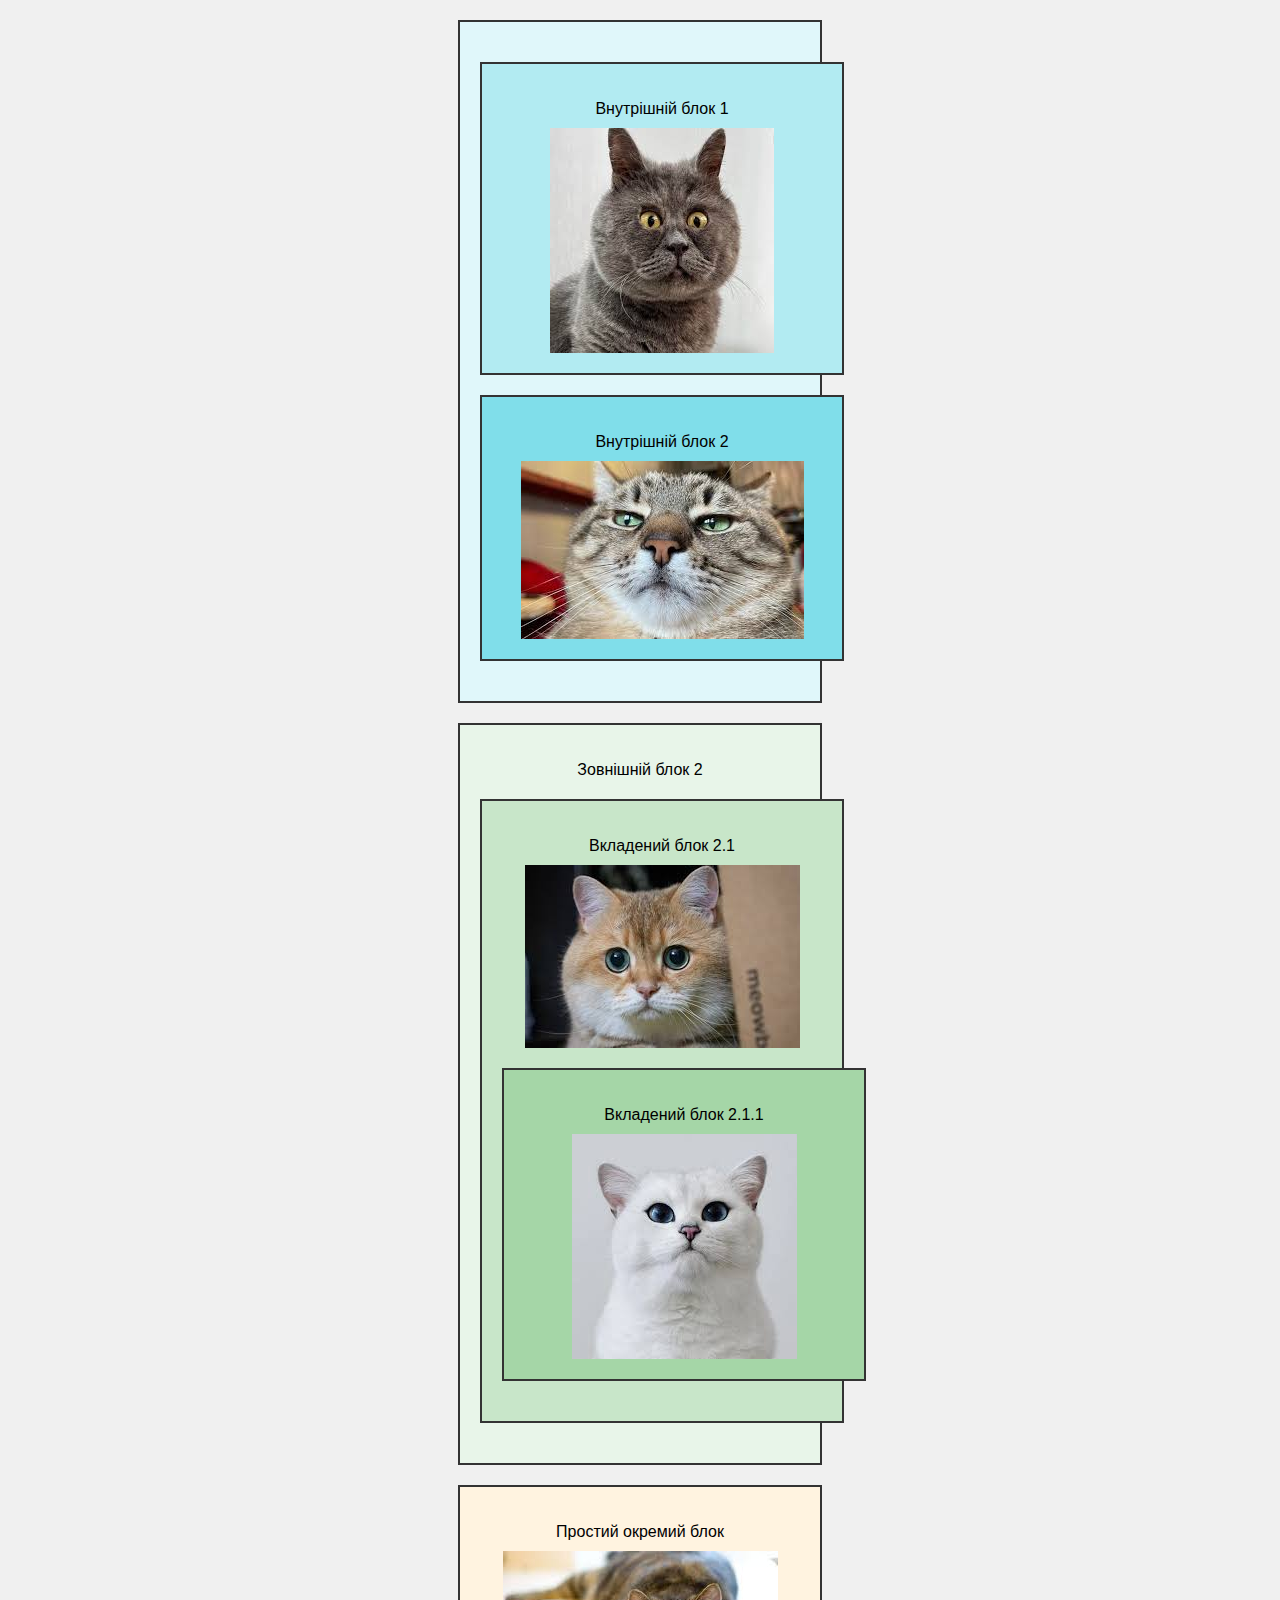
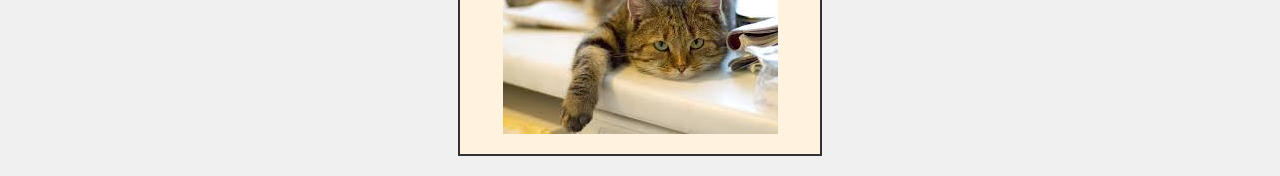
<file: 11/index.html>
<!DOCTYPE html>
<html lang="uk">

<head>
    <meta charset="UTF-8">
    <title>Вкладені блоки з котами</title>
    <link rel="stylesheet" href="styles.css">
</head>

<body>
    <div class="block outer-1">
        <div class="block inner-1">
            <p>Внутрішній блок 1</p>
            <img src="img/1.jpg" alt="Кіт 1">
        </div>
        <div class="block inner-2">
            <p>Внутрішній блок 2</p>
            <img src="img/2.jpg" alt="Кіт 2">
        </div>
    </div>

    <div class="block outer-2">
        <p>Зовнішній блок 2</p>
        <div class="block inner-3">
            <p>Вкладений блок 2.1</p>
            <img src="img/3.jpg" alt="Кіт 3">
            <div class="block inner-4">
                <p>Вкладений блок 2.1.1</p>
                <img src="img/4.jpg" alt="Кіт 4">
            </div>
        </div>
    </div>

    <div class="block outer-3">
        <p>Простий окремий блок</p>
        <img src="img/5.jpg" alt="Кіт 5">
    </div>
</body>

</html>
</file>
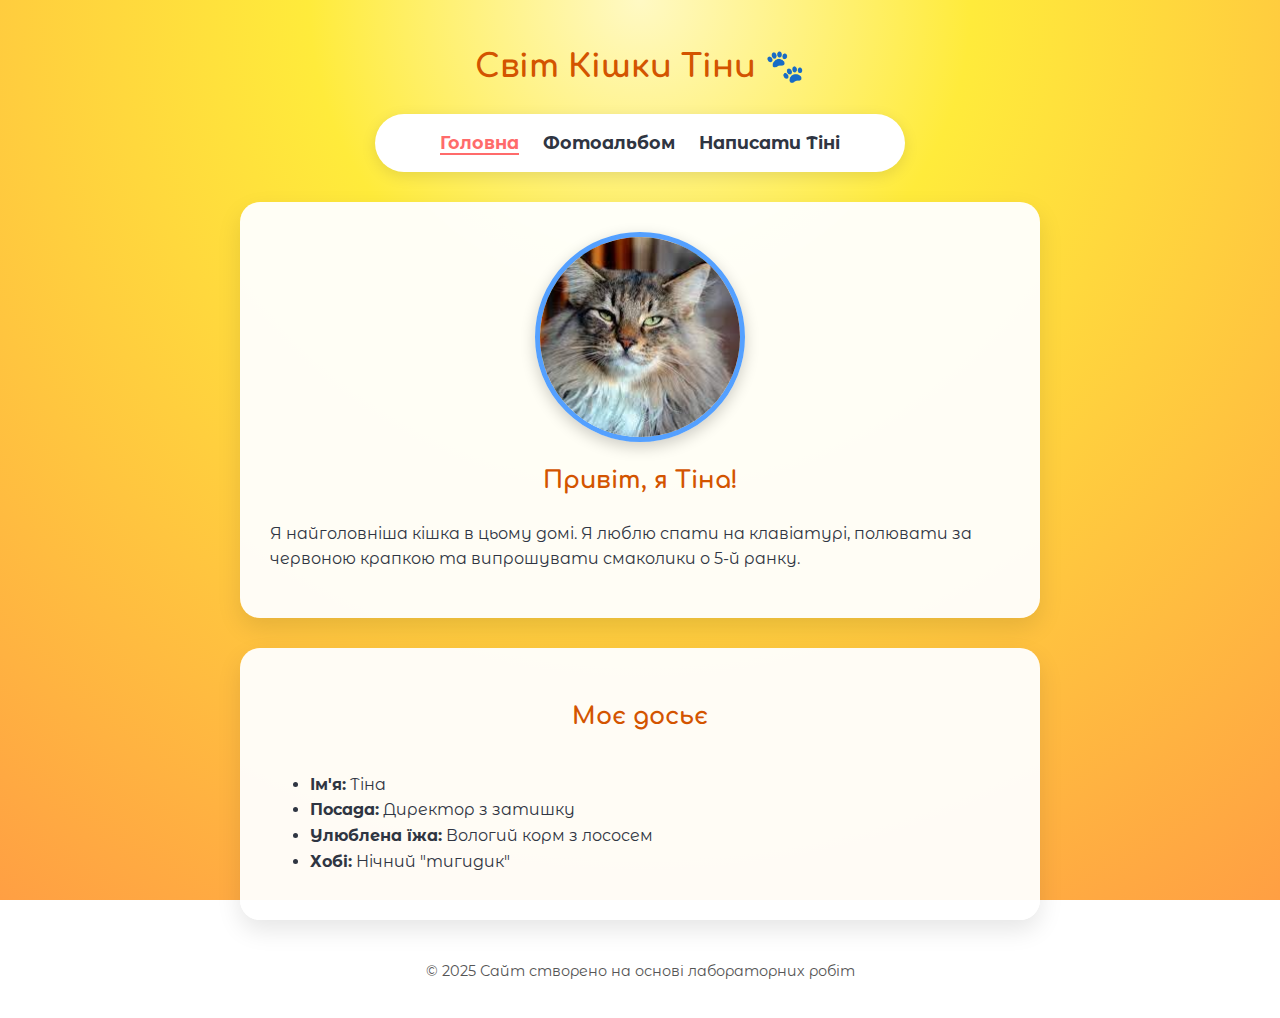
<file: 16/index.html>
<!DOCTYPE html>
<html lang="uk">

<head>
    <meta charset="UTF-8">
    <meta name="viewport" content="width=device-width, initial-scale=1.0">
    <title>Кішка Тіна - Головна</title>
    <link rel="stylesheet" href="style.css">
</head>

<body>

    <header>
        <h1>Світ Кішки Тіни 🐾</h1>
    </header>

    <nav>
        <a href="index.html" class="active">Головна</a>
        <a href="gallery.html">Фотоальбом</a>
        <a href="contact.html">Написати Тіні</a>
    </nav>

    <div class="container">
        <section class="card">
            <img src="img/01.jpg" alt="Тіна" class="profile-img">
            <h2>Привіт, я Тіна!</h2>
            <p>Я найголовніша кішка в цьому домі. Я люблю спати на клавіатурі, полювати за червоною крапкою та
                випрошувати смаколики о 5-й ранку.</p>
        </section>

        <section class="card">
            <h2>Моє досьє</h2>
            <ul style="text-align: left; display: inline-block;">
                <li><strong>Ім'я:</strong> Тіна</li>
                <li><strong>Посада:</strong> Директор з затишку</li>
                <li><strong>Улюблена їжа:</strong> Вологий корм з лососем</li>
                <li><strong>Хобі:</strong> Нічний "тигидик"</li>
            </ul>
        </section>
    </div>

    <footer>
        <p>© 2025 Сайт створено на основі лабораторних робіт</p>
    </footer>

</body>

</html>
</file>
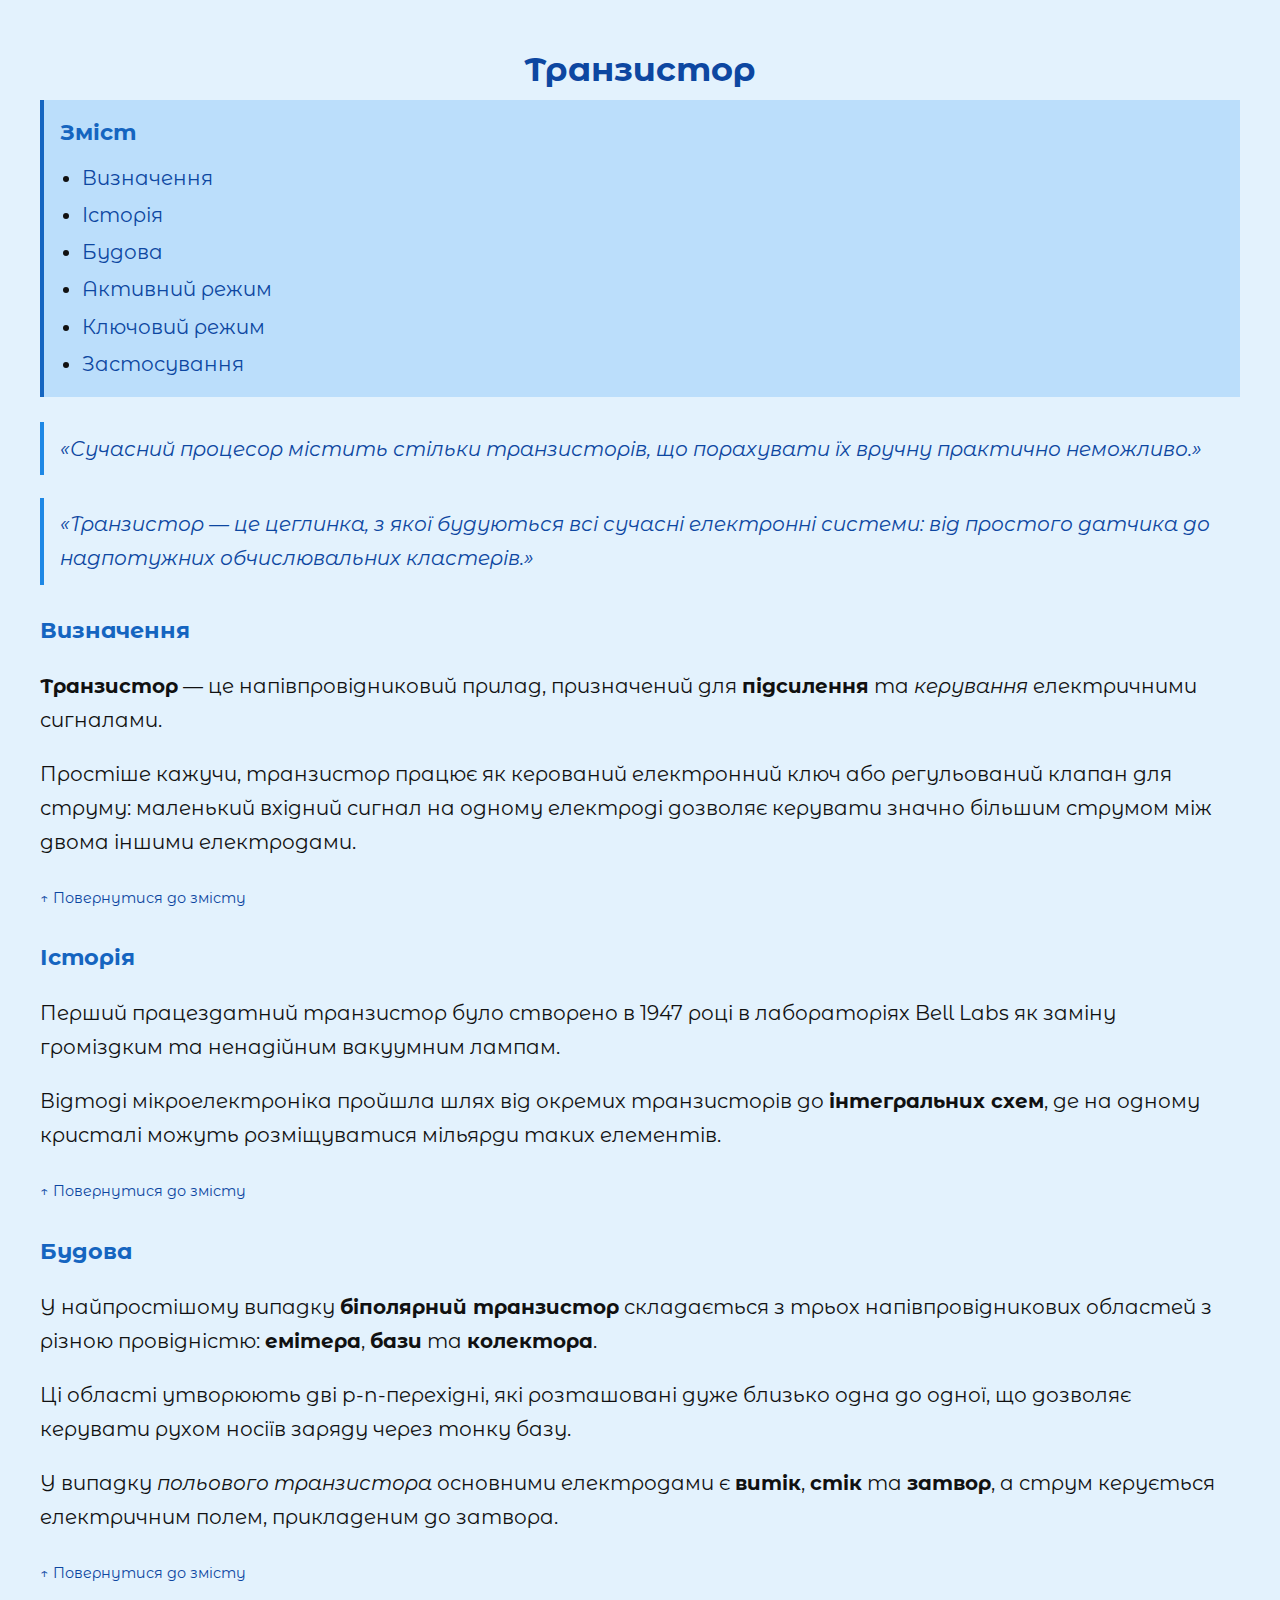
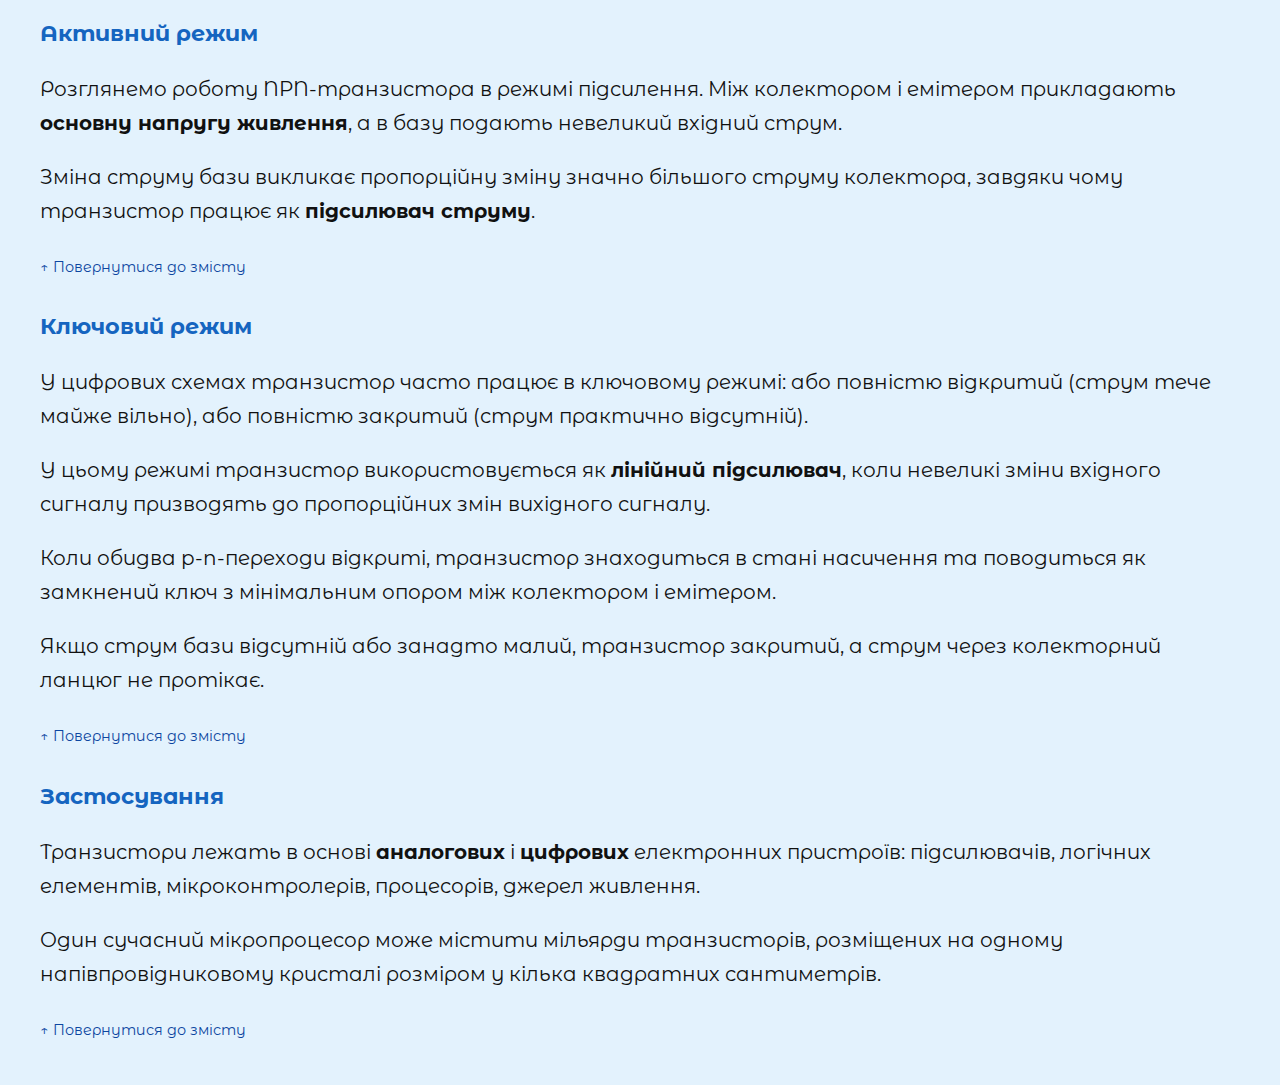
<file: 12/text.html>
<!DOCTYPE html>
<html lang="uk">

<head>
  <meta charset="utf-8">
  <meta name="viewport" content="width=device-width, initial-scale=1">
  <title>Транзистор</title>
  <link rel="stylesheet" href="text.css">
</head>

<body>
  <header>
    <h1>Транзистор</h1>
  </header>
  <nav id="toc" class="toc">
    <h2>Зміст</h2>
    <ul>
      <li><a href="#vyznachennya">Визначення</a></li>
      <li><a href="#istoriya">Історія</a></li>
      <li><a href="#budova">Будова</a></li>
      <li><a href="#aktyvnyy-rezhym">Активний режим</a></li>
      <li><a href="#kluchovyy-rezhym">Ключовий режим</a></li>
      <li><a href="#zastosuvannya">Застосування</a></li>
    </ul>
  </nav>
  <aside>
    <blockquote>
      «Сучасний процесор містить стільки транзисторів, що порахувати їх вручну практично неможливо.»
    </blockquote>
    <blockquote>
      «Транзистор — це цеглинка, з якої будуються всі сучасні електронні системи: від простого датчика до надпотужних
      обчислювальних кластерів.»
    </blockquote>
  </aside>
  <main>
    <section id="vyznachennya">
      <h2>Визначення</h2>
      <article>
        <p><strong>Транзистор</strong> — це напівпровідниковий прилад, призначений для <strong>підсилення</strong> та
          <em>керування</em> електричними сигналами.
        </p>
        <p>Простіше кажучи, транзистор працює як керований електронний ключ або регульований клапан для струму:
          маленький вхідний сигнал на одному електроді дозволяє керувати значно більшим струмом між двома іншими
          електродами.</p>
        <p class="back"><a href="#toc">↑ Повернутися до змісту</a></p>
      </article>
    </section>
    <section id="istoriya">
      <h2>Історія</h2>
      <article>
        <p>Перший працездатний транзистор було створено в 1947 році в лабораторіях Bell Labs як заміну громіздким та
          ненадійним вакуумним лампам.</p>
        <p>Відтоді мікроелектроніка пройшла шлях від окремих транзисторів до <strong>інтегральних схем</strong>, де на
          одному кристалі можуть розміщуватися мільярди таких елементів.</p>
        <p class="back"><a href="#toc">↑ Повернутися до змісту</a></p>
      </article>
    </section>
    <section id="budova">
      <h2>Будова</h2>
      <article>
        <p>У найпростішому випадку <strong>біполярний транзистор</strong> складається з трьох напівпровідникових
          областей з різною провідністю: <strong>емітера</strong>, <strong>бази</strong> та <strong>колектора</strong>.
        </p>
        <p>Ці області утворюють дві p-n-перехідні, які розташовані дуже близько одна до одної, що дозволяє керувати
          рухом носіїв заряду через тонку базу.</p>
        <p>У випадку <em>польового транзистора</em> основними електродами є <strong>витік</strong>,
          <strong>стік</strong> та <strong>затвор</strong>, а струм керується електричним полем, прикладеним до затвора.
        </p>
        <p class="back"><a href="#toc">↑ Повернутися до змісту</a></p>
      </article>
    </section>
    <section id="aktyvnyy-rezhym">
      <h2>Активний режим</h2>
      <article>
        <p>Розглянемо роботу NPN-транзистора в режимі підсилення. Між колектором і емітером прикладають <strong>основну
            напругу живлення</strong>, а в базу подають невеликий вхідний струм.</p>
        <p>Зміна струму бази викликає пропорційну зміну значно більшого струму колектора, завдяки чому транзистор працює
          як <strong>підсилювач струму</strong>.</p>
        <p class="back"><a href="#toc">↑ Повернутися до змісту</a></p>
      </article>
    </section>
    <section id="kluchovyy-rezhym">
      <h2>Ключовий режим</h2>
      <article>
        <p>У цифрових схемах транзистор часто працює в ключовому режимі: або повністю відкритий (струм тече майже
          вільно), або повністю закритий (струм практично відсутній).</p>
        <p>У цьому режимі транзистор використовується як <strong>лінійний підсилювач</strong>, коли невеликі зміни
          вхідного сигналу призводять до пропорційних змін вихідного сигналу.</p>
        <p>Коли обидва p-n-переходи відкриті, транзистор знаходиться в стані насичення та поводиться як замкнений ключ з
          мінімальним опором між колектором і емітером.</p>
        <p>Якщо струм бази відсутній або занадто малий, транзистор закритий, а струм через колекторний ланцюг не
          протікає.</p>
        <p class="back"><a href="#toc">↑ Повернутися до змісту</a></p>
      </article>
    </section>
    <section id="zastosuvannya">
      <h2>Застосування</h2>
      <article>
        <p>Транзистори лежать в основі <strong>аналогових</strong> і <strong>цифрових</strong> електронних пристроїв:
          підсилювачів, логічних елементів, мікроконтролерів, процесорів, джерел живлення.</p>
        <p>Один сучасний мікропроцесор може містити мільярди транзисторів, розміщених на одному напівпровідниковому
          кристалі розміром у кілька квадратних сантиметрів.</p>
        <p class="back"><a href="#toc">↑ Повернутися до змісту</a></p>
      </article>
    </section>
  </main>
</body>

</html>
</file>
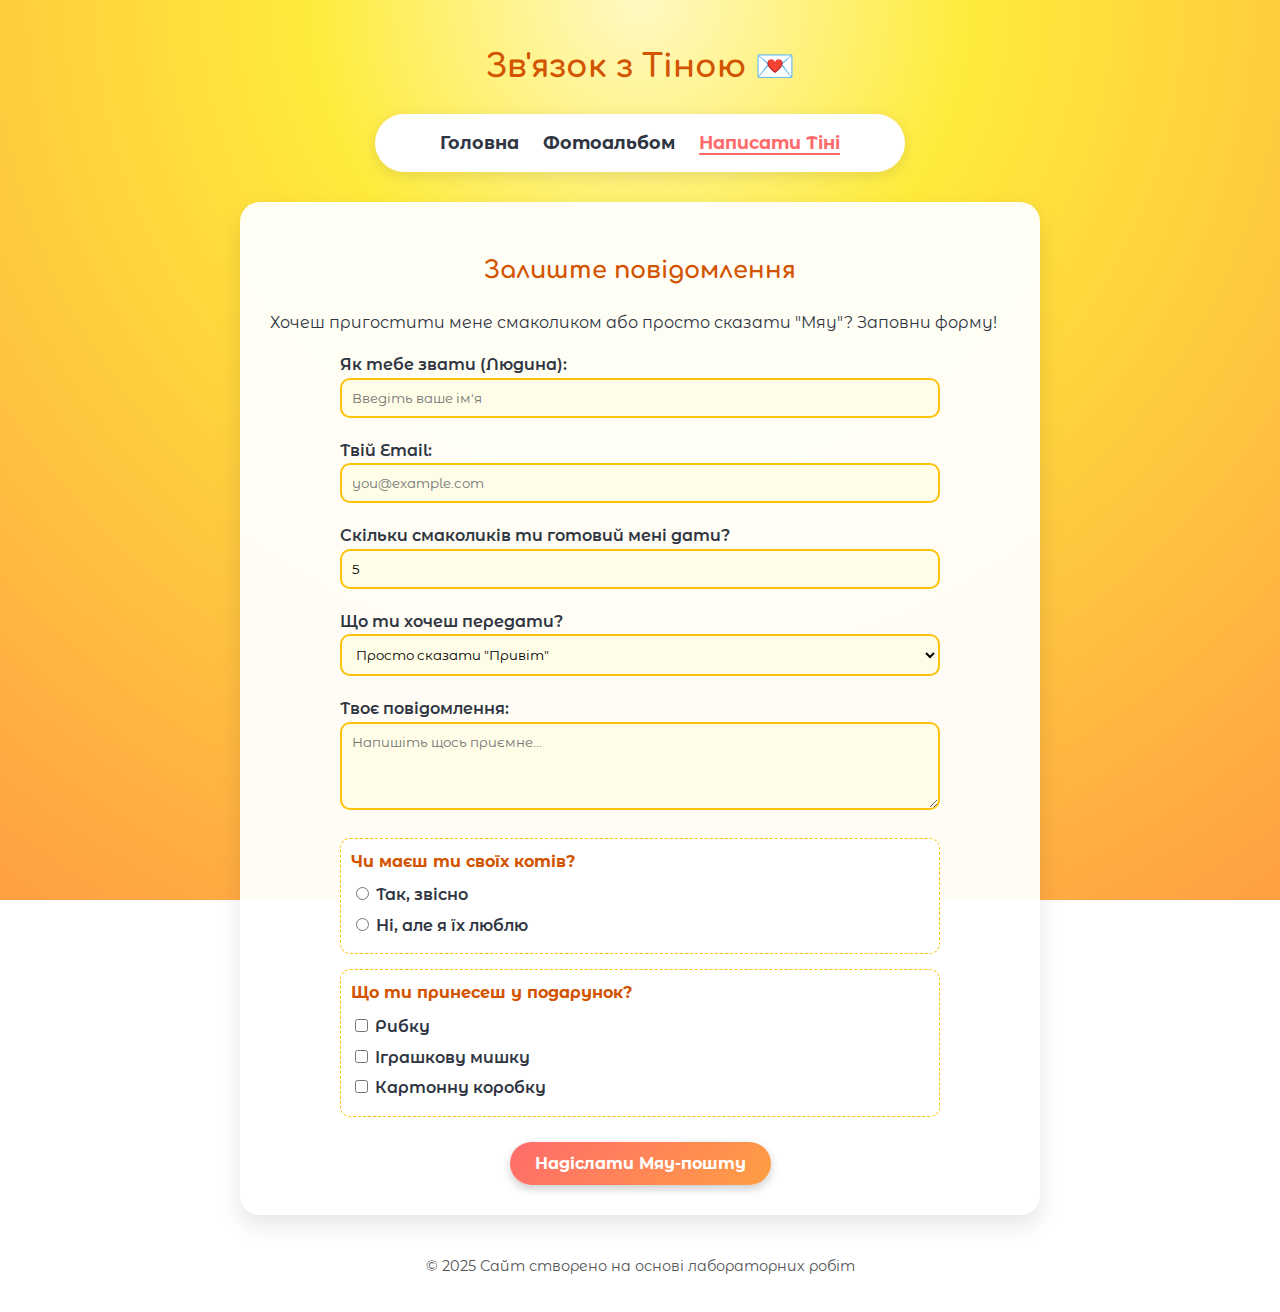
<file: 16/contact.html>
<!DOCTYPE html>
<html lang="uk">

<head>
    <meta charset="UTF-8">
    <meta name="viewport" content="width=device-width, initial-scale=1.0">
    <title>Написати Тіні</title>
    <link rel="stylesheet" href="style.css">
</head>

<body>

    <header>
        <h1>Зв'язок з Тіною 💌</h1>
    </header>

    <nav>
        <a href="index.html">Головна</a>
        <a href="gallery.html">Фотоальбом</a>
        <a href="contact.html" class="active">Написати Тіні</a>
    </nav>

    <div class="container">
        <section class="card">
            <h2>Залиште повідомлення</h2>
            <p>Хочеш пригостити мене смаколиком або просто сказати "Мяу"? Заповни форму!</p>

            <form>
                <label>
                    Як тебе звати (Людина):
                    <input type="text" name="name" placeholder="Введіть ваше ім'я">
                </label>

                <label>
                    Твій Email:
                    <input type="email" name="email" placeholder="you@example.com">
                </label>

                <label>
                    Скільки смаколиків ти готовий мені дати?
                    <input type="number" name="treats" min="1" max="100" value="5">
                </label>

                <label>
                    Що ти хочеш передати?
                    <select name="message_type">
                        <option value="hello">Просто сказати "Привіт"</option>
                        <option value="pet">Хочу погладити</option>
                        <option value="play">Погратися лазером</option>
                        <option value="food">Я приніс їжу!</option>
                    </select>
                </label>

                <label>
                    Твоє повідомлення:
                    <textarea name="about" rows="4" placeholder="Напишіть щось приємне..."></textarea>
                </label>

                <div class="inline-group">
                    <span>Чи маєш ти своїх котів?</span>
                    <label><input type="radio" name="has_cat" value="yes"> Так, звісно</label>
                    <label><input type="radio" name="has_cat" value="no"> Ні, але я їх люблю</label>
                </div>

                <div class="inline-group">
                    <span>Що ти принесеш у подарунок?</span>
                    <label><input type="checkbox" name="gift" value="fish"> Рибку</label>
                    <label><input type="checkbox" name="gift" value="mouse"> Іграшкову мишку</label>
                    <label><input type="checkbox" name="gift" value="box"> Картонну коробку</label>
                </div>

                <button type="submit" class="cat-btn">Надіслати Мяу-пошту</button>
            </form>
        </section>
    </div>

    <footer>
        <p>© 2025 Сайт створено на основі лабораторних робіт</p>
    </footer>

</body>

</html>
</file>
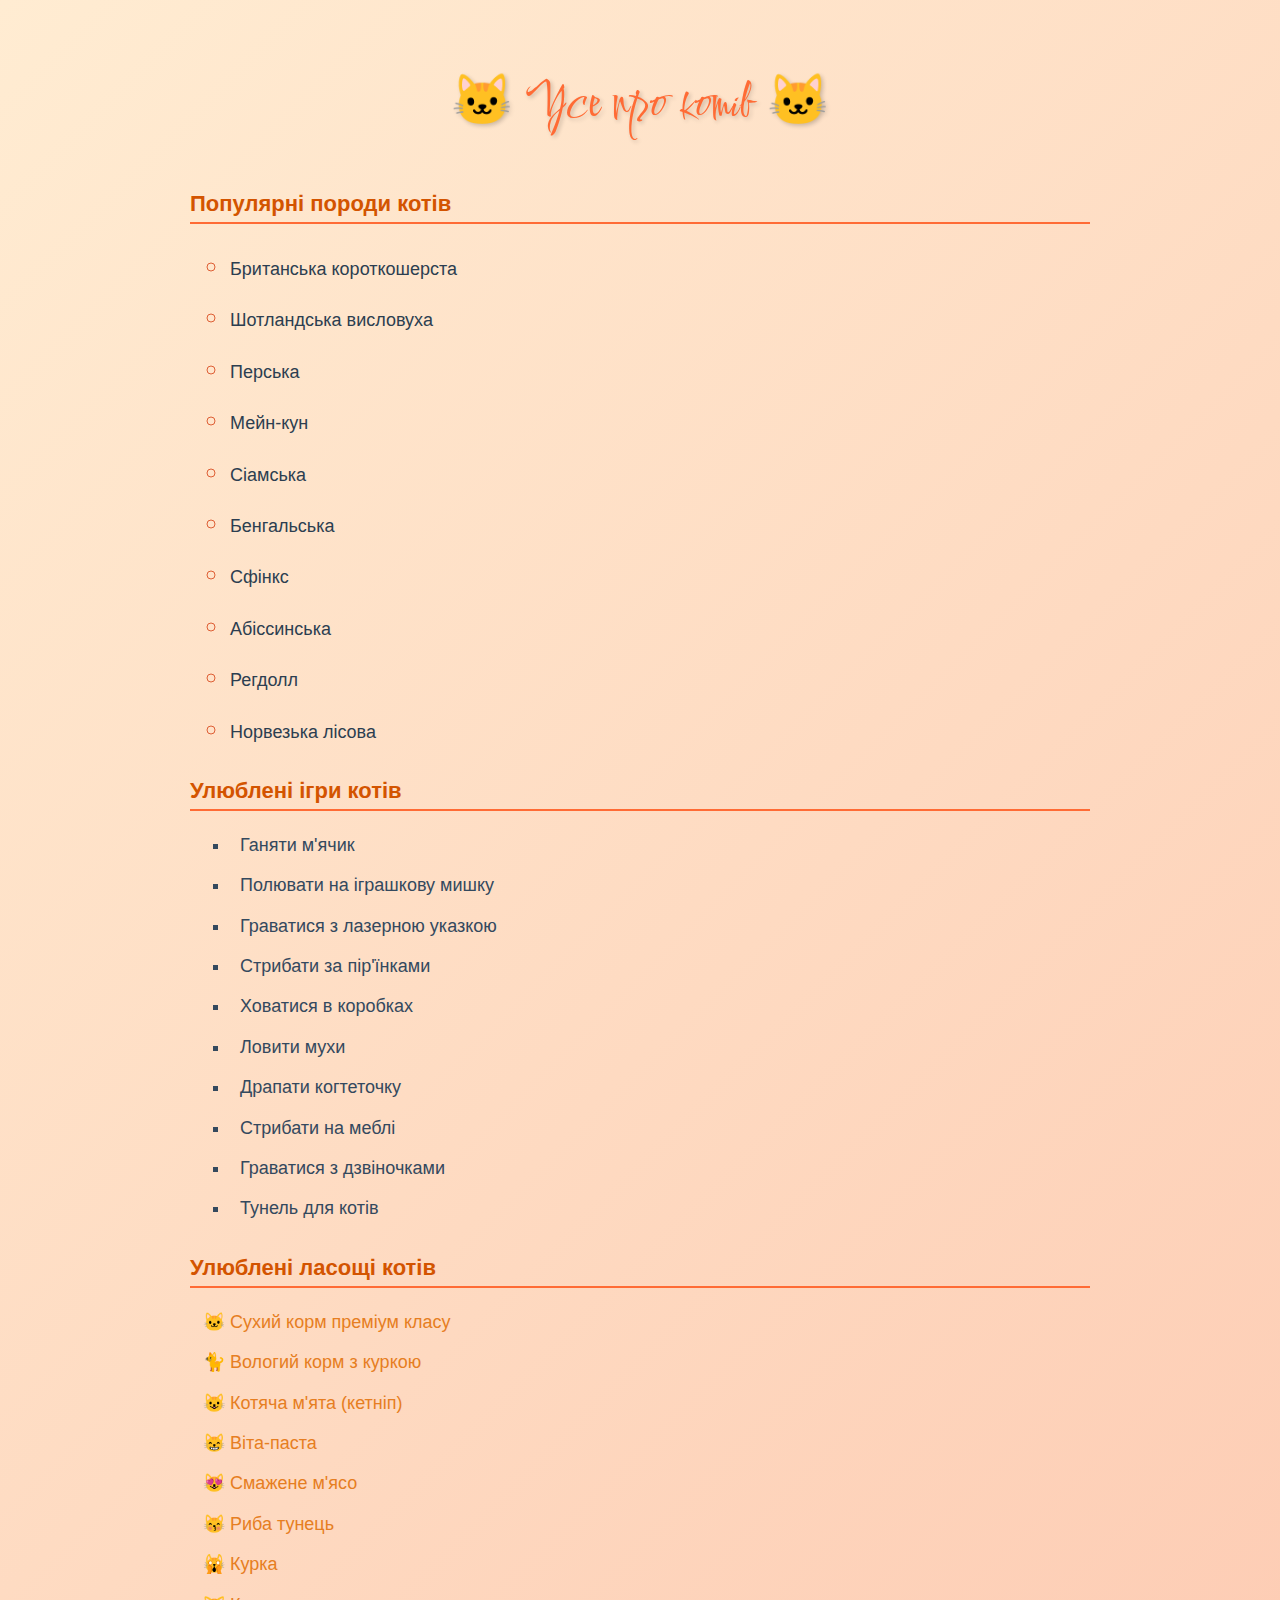
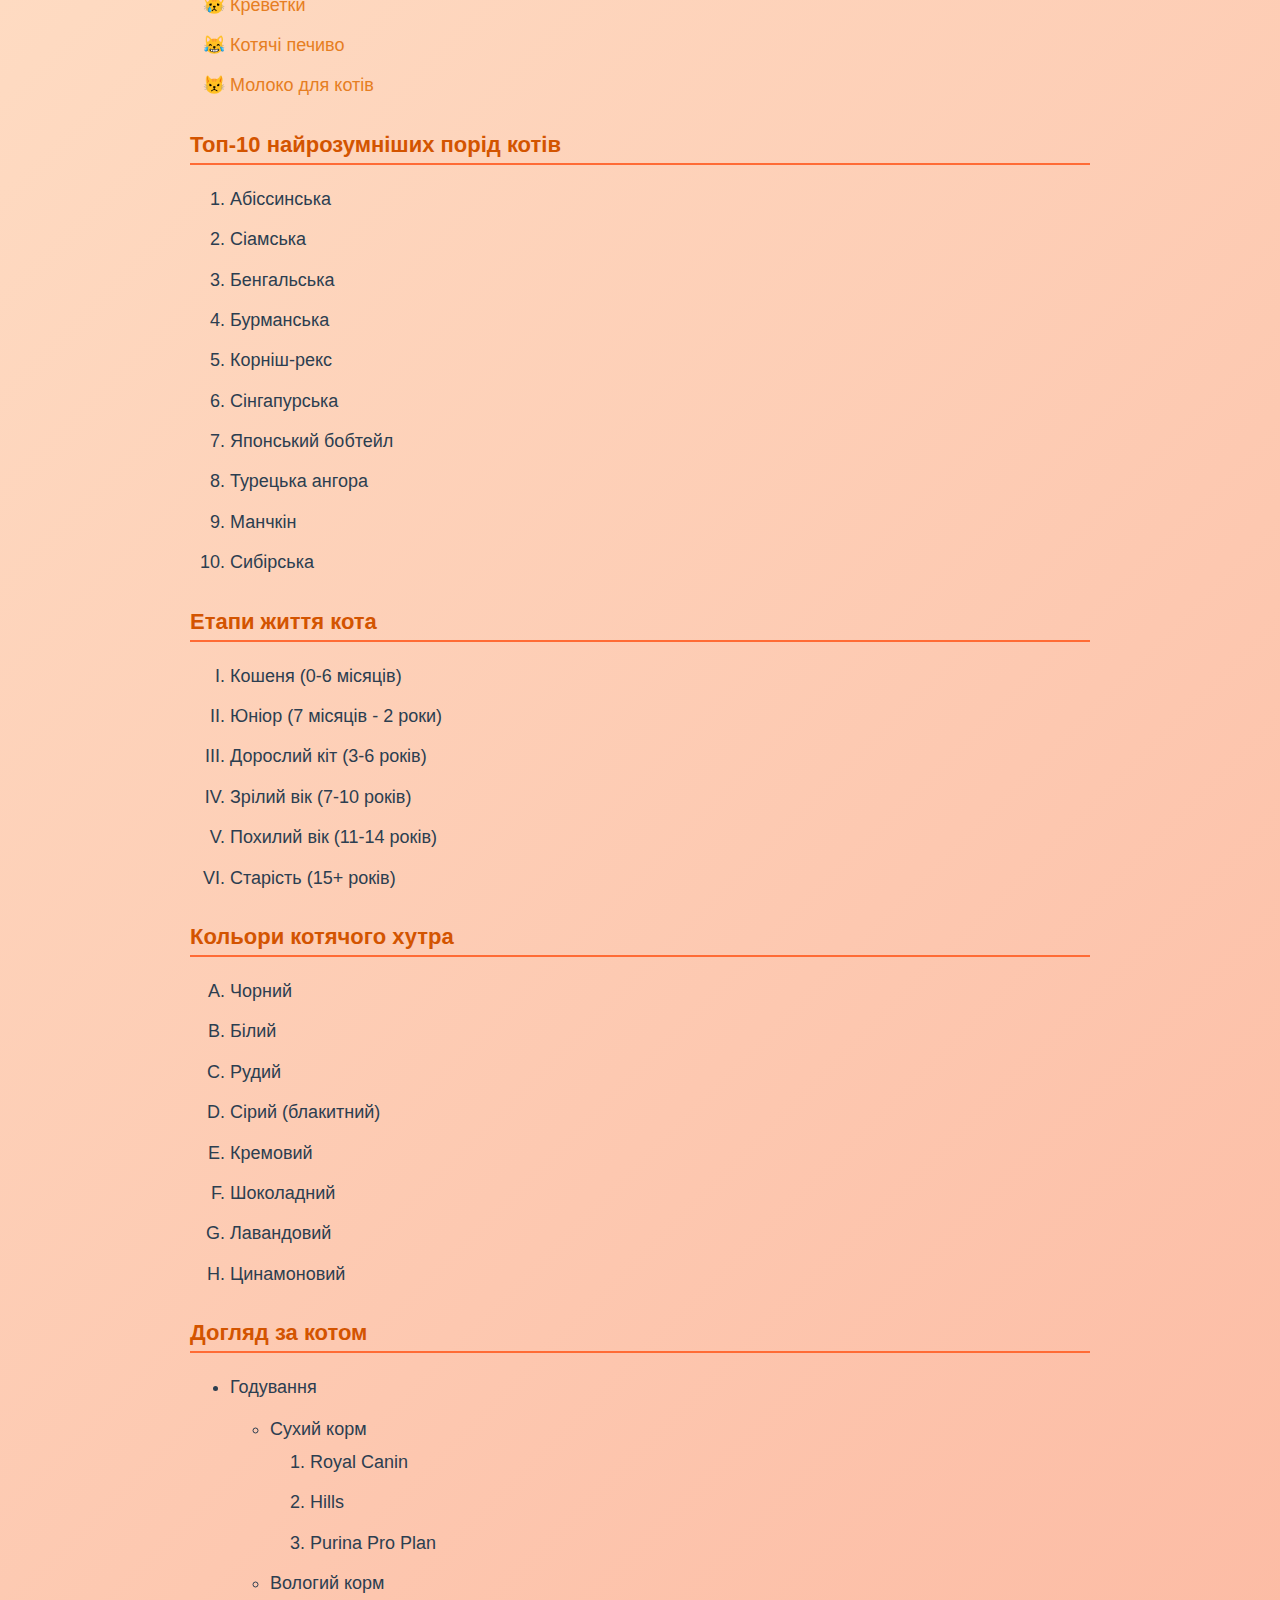
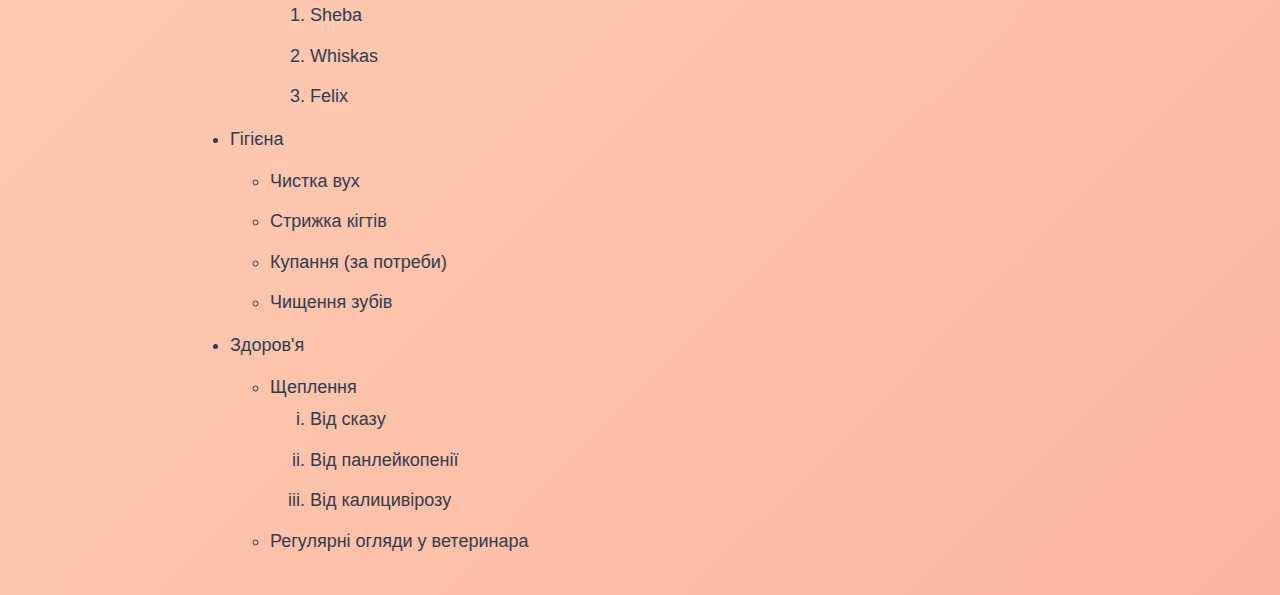
<file: 5/List.html>
<!DOCTYPE html>
<html lang="uk">

<head>
    <meta charset="UTF-8">
    <meta name="viewport" content="width=device-width, initial-scale=1.0">
    <title>Тема 5. Списки - Коти</title>
    <link rel="stylesheet" href="list.css">
</head>

<body>
    <p>🐱 Усе про котів 🐱</p>


    <h2>Популярні породи котів </h2>
    <ul class="l1" style="list-style-type: circle;">
        <li>Британська короткошерста</li>
        <li>Шотландська висловуха</li>
        <li>Перська</li>
        <li>Мейн-кун</li>
        <li>Сіамська</li>
        <li>Бенгальська</li>
        <li>Сфінкс</li>
        <li>Абіссинська</li>
        <li>Регдолл</li>
        <li>Норвезька лісова</li>
    </ul>


    <h2>Улюблені ігри котів </h2>
    <ul class="l2" style="list-style-type: square;">
        <li>Ганяти м'ячик</li>
        <li>Полювати на іграшкову мишку</li>
        <li>Граватися з лазерною указкою</li>
        <li>Стрибати за пір'їнками</li>
        <li>Ховатися в коробках</li>
        <li>Ловити мухи</li>
        <li>Драпати когтеточку</li>
        <li>Стрибати на меблі</li>
        <li>Граватися з дзвіночками</li>
        <li>Тунель для котів</li>
    </ul>


    <h2>Улюблені ласощі котів </h2>
    <ul class="l3">
        <li>Сухий корм преміум класу</li>
        <li>Вологий корм з куркою</li>
        <li>Котяча м'ята (кетніп)</li>
        <li>Віта-паста</li>
        <li>Смажене м'ясо</li>
        <li>Риба тунець</li>
        <li>Курка</li>
        <li>Креветки</li>
        <li>Котячі печиво</li>
        <li>Молоко для котів</li>
    </ul>


    <h2>Топ-10 найрозумніших порід котів</h2>
    <ol>
        <li>Абіссинська</li>
        <li>Сіамська</li>
        <li>Бенгальська</li>
        <li>Бурманська</li>
        <li>Корніш-рекс</li>
        <li>Сінгапурська</li>
        <li>Японський бобтейл</li>
        <li>Турецька ангора</li>
        <li>Манчкін</li>
        <li>Сибірська</li>
    </ol>


    <h2>Етапи життя кота </h2>
    <ol type="I">
        <li>Кошеня (0-6 місяців)</li>
        <li>Юніор (7 місяців - 2 роки)</li>
        <li>Дорослий кіт (3-6 років)</li>
        <li>Зрілий вік (7-10 років)</li>
        <li>Похилий вік (11-14 років)</li>
        <li>Старість (15+ років)</li>
    </ol>


    <h2>Кольори котячого хутра </h2>
    <ol type="A">
        <li>Чорний</li>
        <li>Білий</li>
        <li>Рудий</li>
        <li>Сірий (блакитний)</li>
        <li>Кремовий</li>
        <li>Шоколадний</li>
        <li>Лавандовий</li>
        <li>Цинамоновий</li>
    </ol>


    <h2>Догляд за котом </h2>
    <ul>
        <li>Годування
            <ul>
                <li>Сухий корм
                    <ol>
                        <li>Royal Canin</li>
                        <li>Hills</li>
                        <li>Purina Pro Plan</li>
                    </ol>
                </li>
                <li>Вологий корм
                    <ol>
                        <li>Sheba</li>
                        <li>Whiskas</li>
                        <li>Felix</li>
                    </ol>
                </li>
            </ul>
        </li>
        <li>Гігієна
            <ul>
                <li>Чистка вух</li>
                <li>Стрижка кігтів</li>
                <li>Купання (за потреби)</li>
                <li>Чищення зубів</li>
            </ul>
        </li>
        <li>Здоров'я
            <ul>
                <li>Щеплення
                    <ol type="i">
                        <li>Від сказу</li>
                        <li>Від панлейкопенії</li>
                        <li>Від калицивірозу</li>
                    </ol>
                </li>
                <li>Регулярні огляди у ветеринара</li>
            </ul>
        </li>
    </ul>


</body>

</html>
</file>
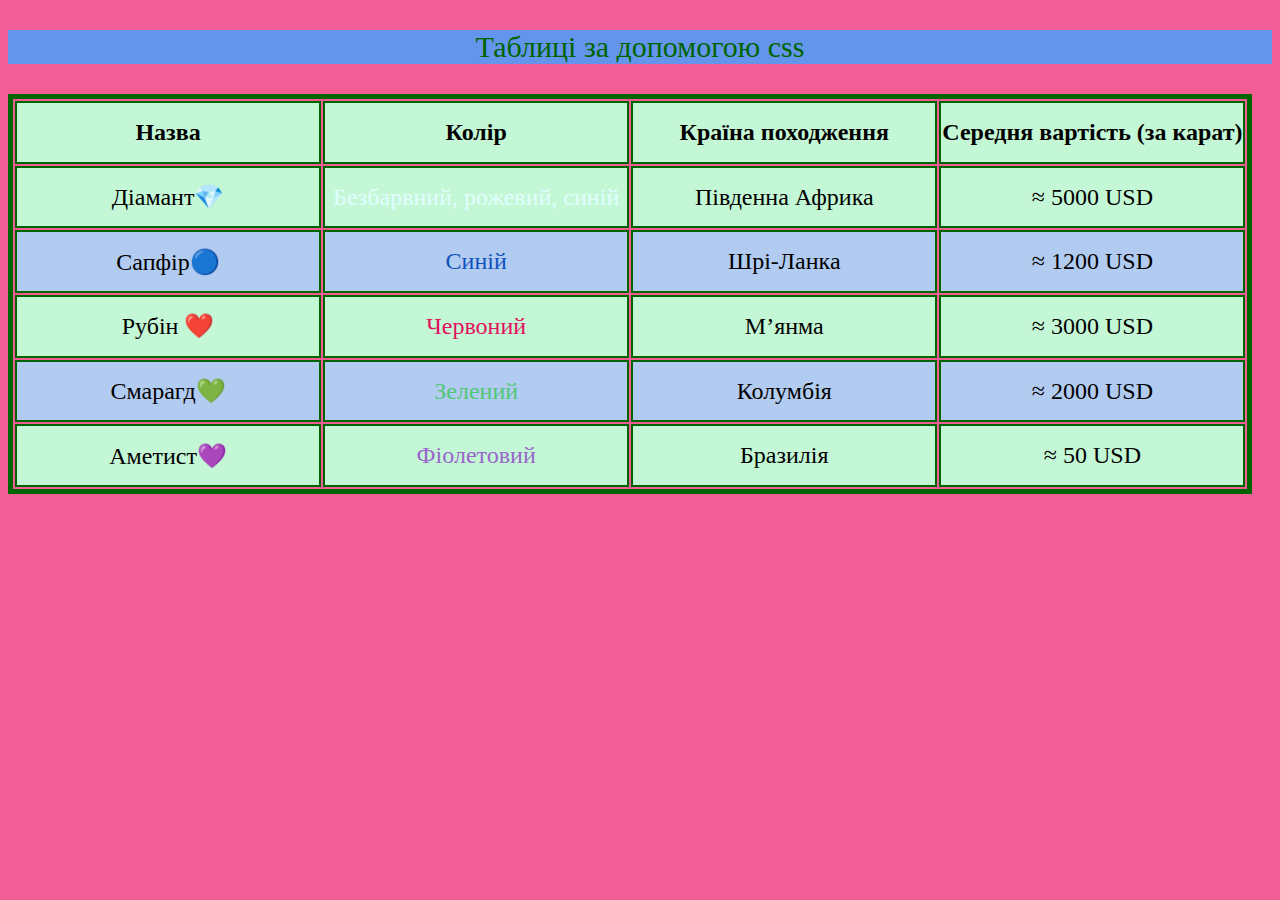
<file: 6/table.html>
<!DOCTYPE html>
<html lang="en">
<head>
    <meta charset="UTF-8">
    <meta name="viewport" content="width=device-width, initial-scale=1.0">
    <title>Таблички</title>
    <link rel="stylesheet" href="table.css">
</head>
<body>
    <p>Таблиці за допомогою css</p>
    <table>
        <thead>
            <tr>
                <th>Назва</th>
                <th>Колір</th>
                <th>Країна походження</th>
                <th>Середня вартість (за карат)</th>
                <tbody>
             <tr>
                <td>Діамант💎</td>
                <td class="p1">Безбарвний, рожевий, синій</td>
                <td>Південна Африка</td>
                <td>≈ 5000 USD</td>
            </tr>
            <tr>
                <td>Сапфір🔵</td>
                <td class="p2">Синій</td>
                <td>Шрі-Ланка</td>
                <td>≈ 1200 USD</td>
            </tr>
            <tr>
                <td>Рубін ❤️ </td>
                <td class="p3">Червоний</td>
                <td>М’янма</td>
                <td>≈ 3000 USD</td>
            </tr>
            <tr>
                <td> Смарагд💚</td>
                <td class="p4">Зелений</td>
                <td>Колумбія</td>
                <td>≈ 2000 USD</td>
            </tr>
            <tr>
                <td>Аметист💜</td>
                <td class="p5">Фіолетовий</td>
                <td>Бразилія</td>
                <td>≈ 50 USD</td>
            </tr>
        </tbody>
    </table>
</body>
</html>
</file>
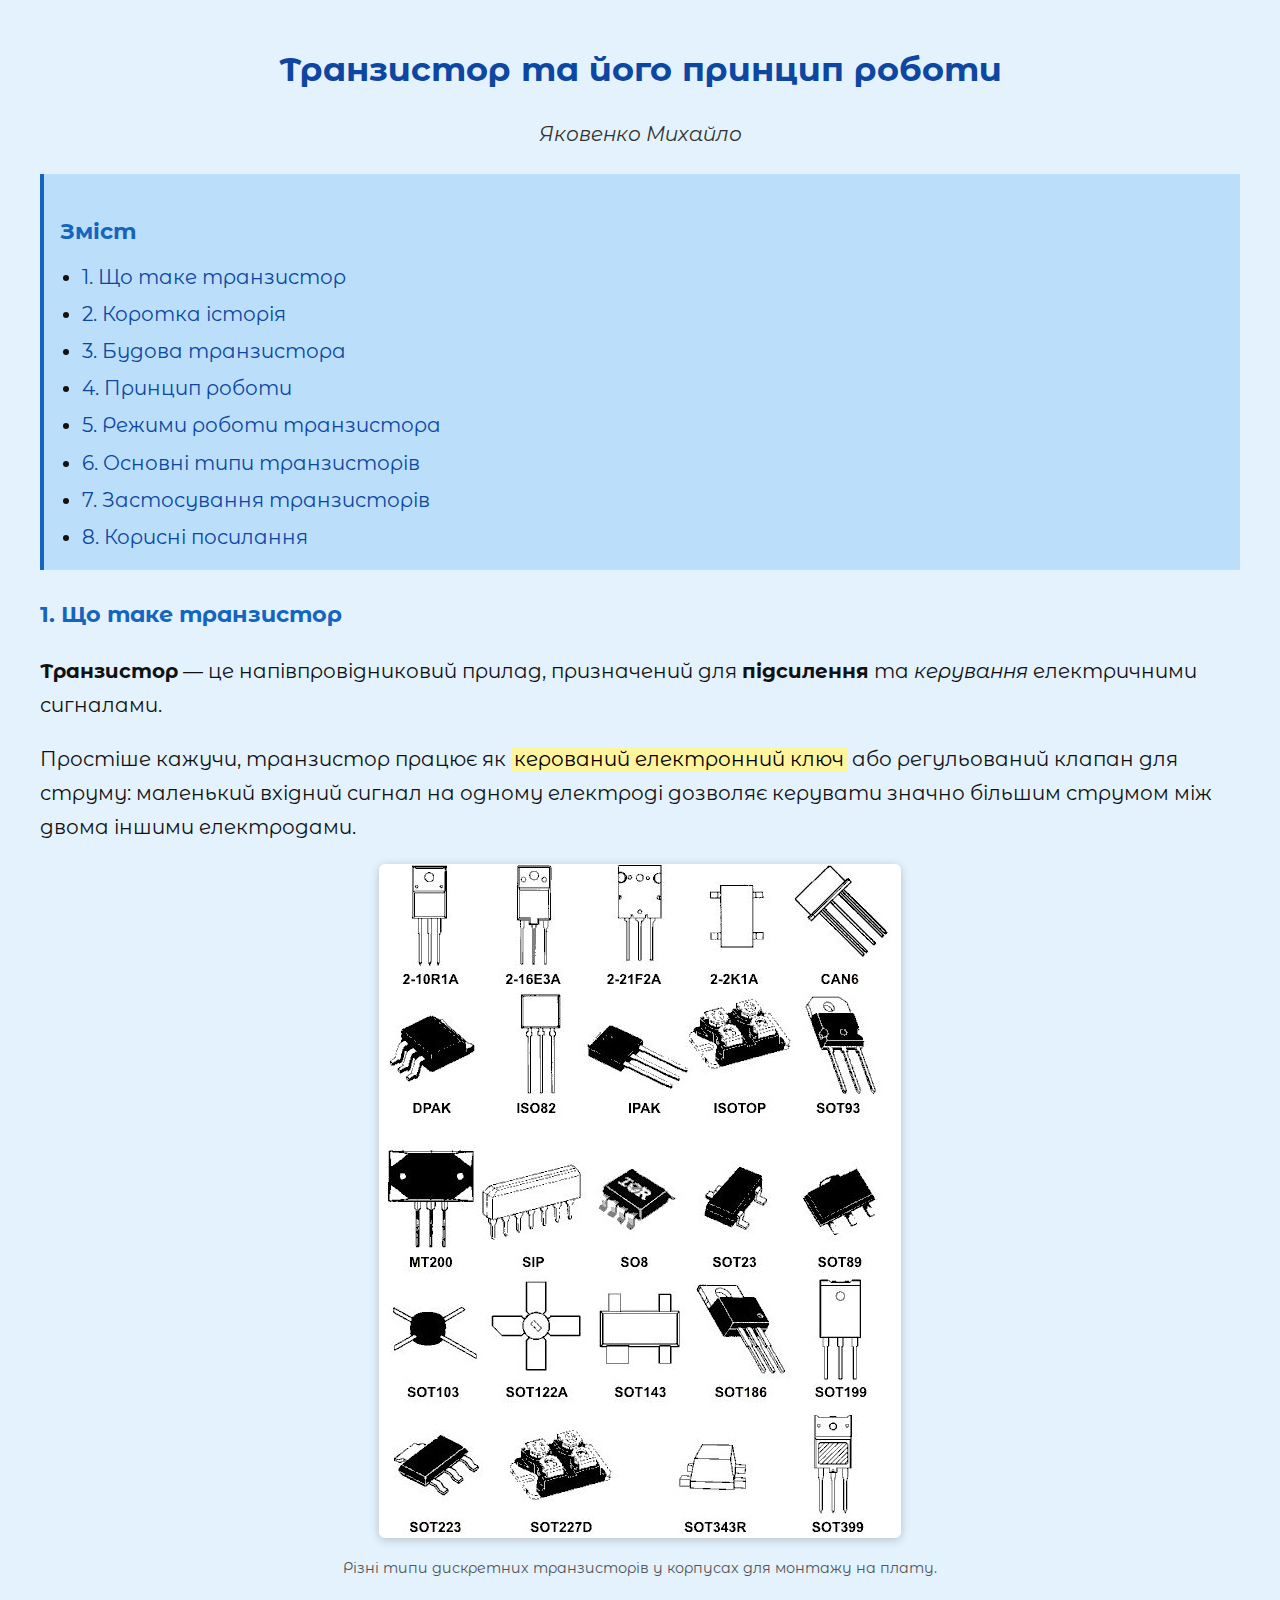
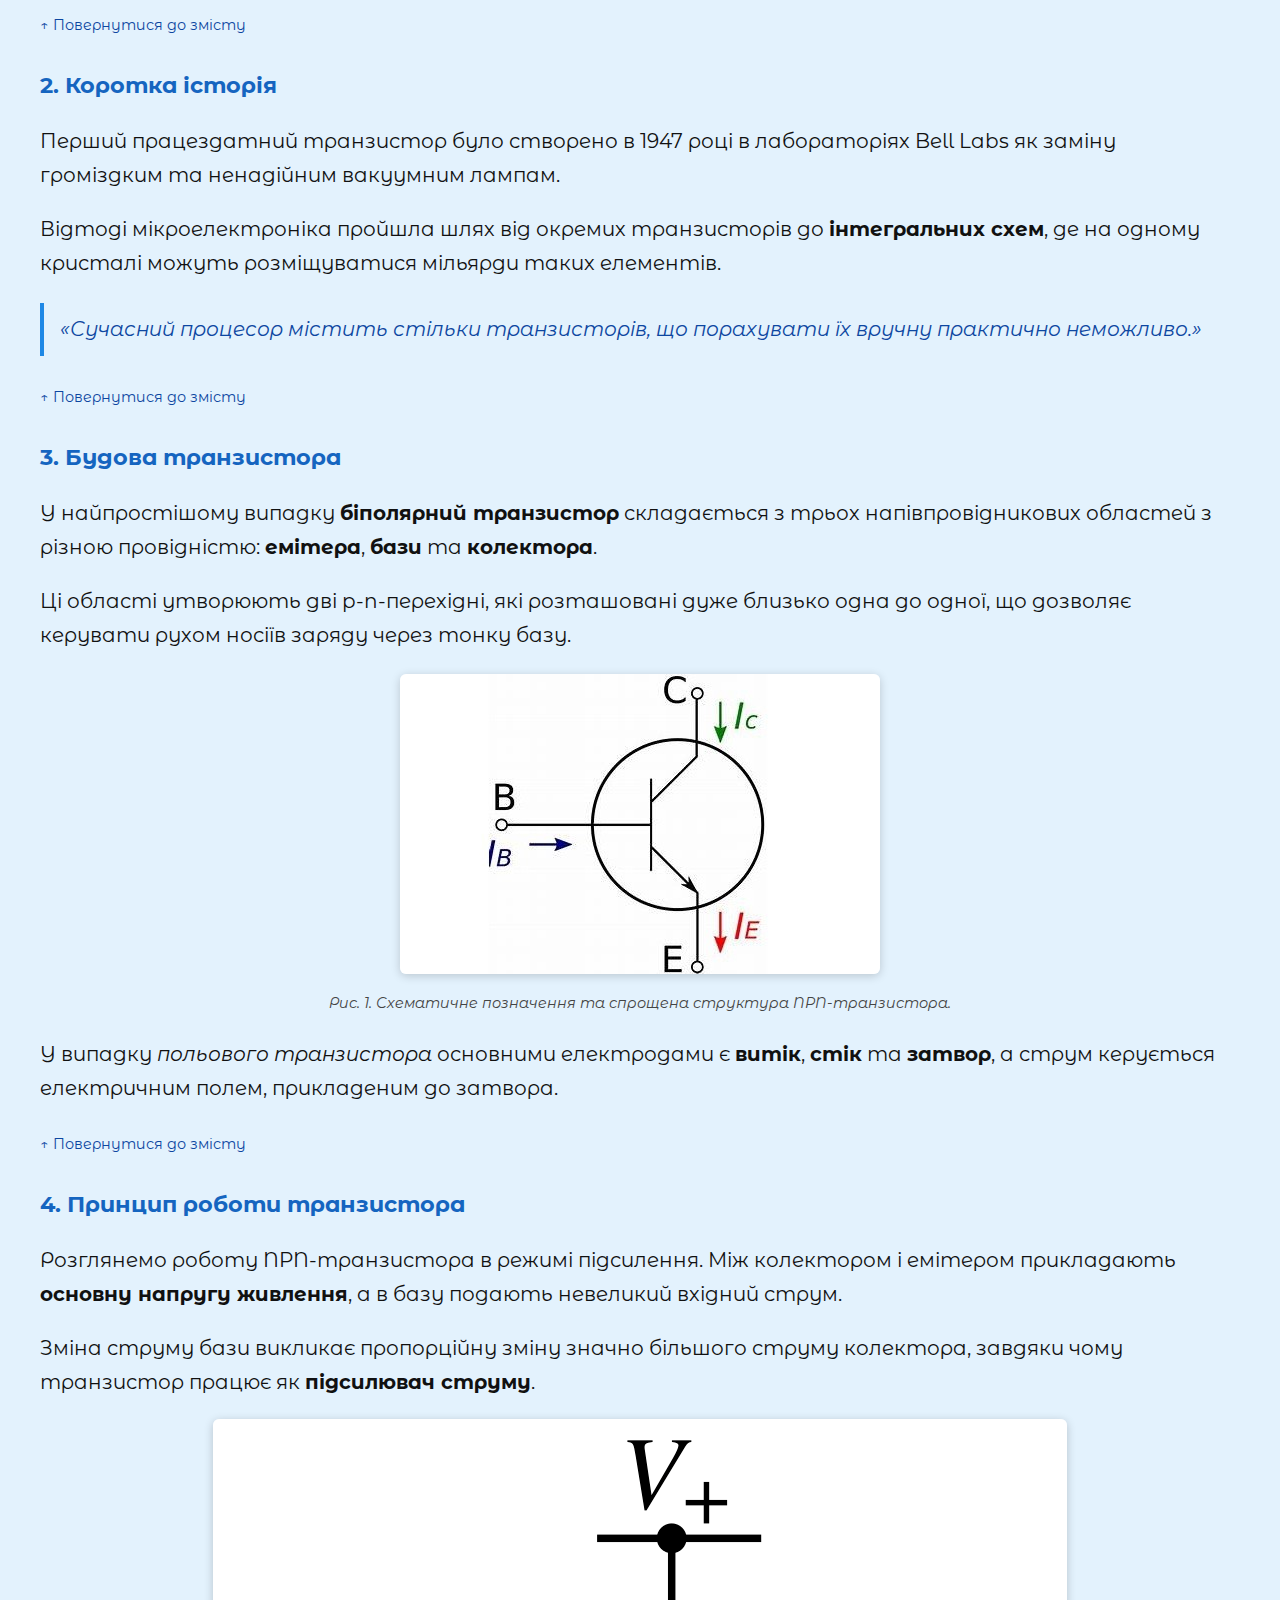
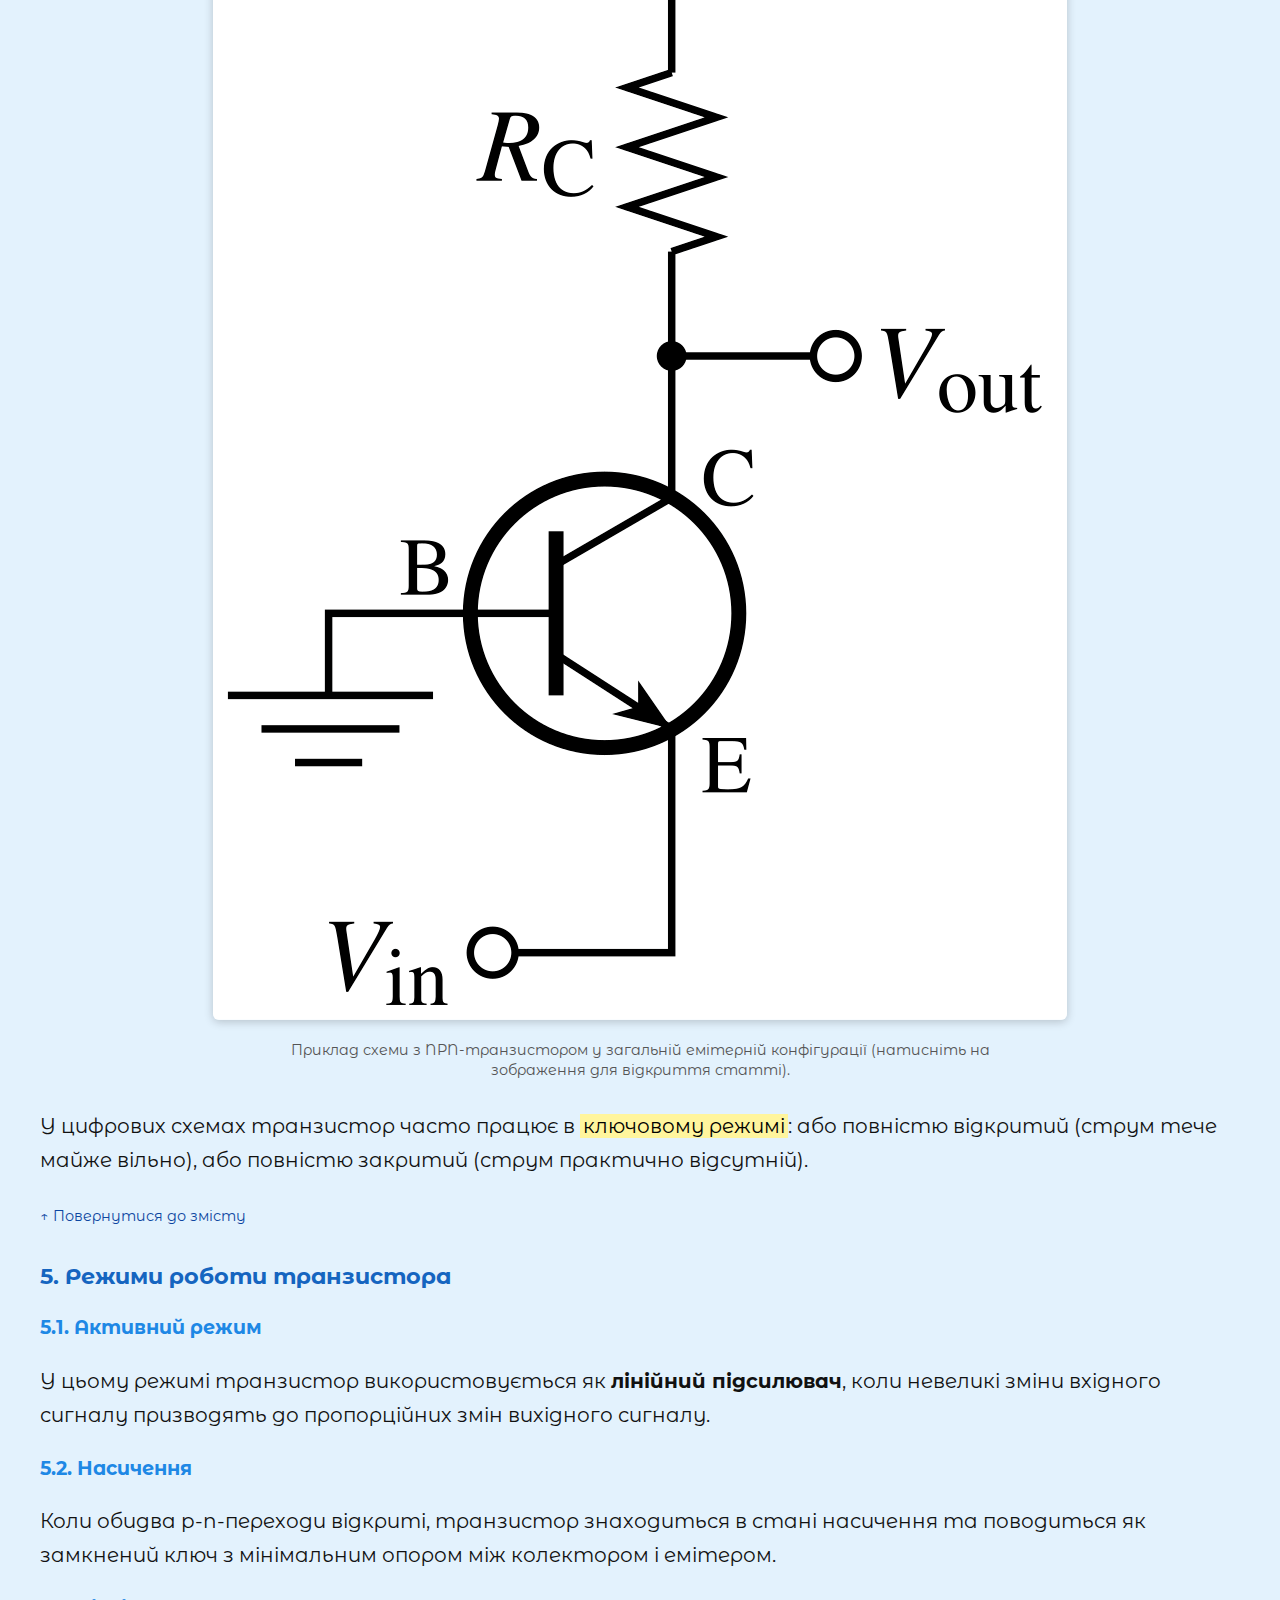
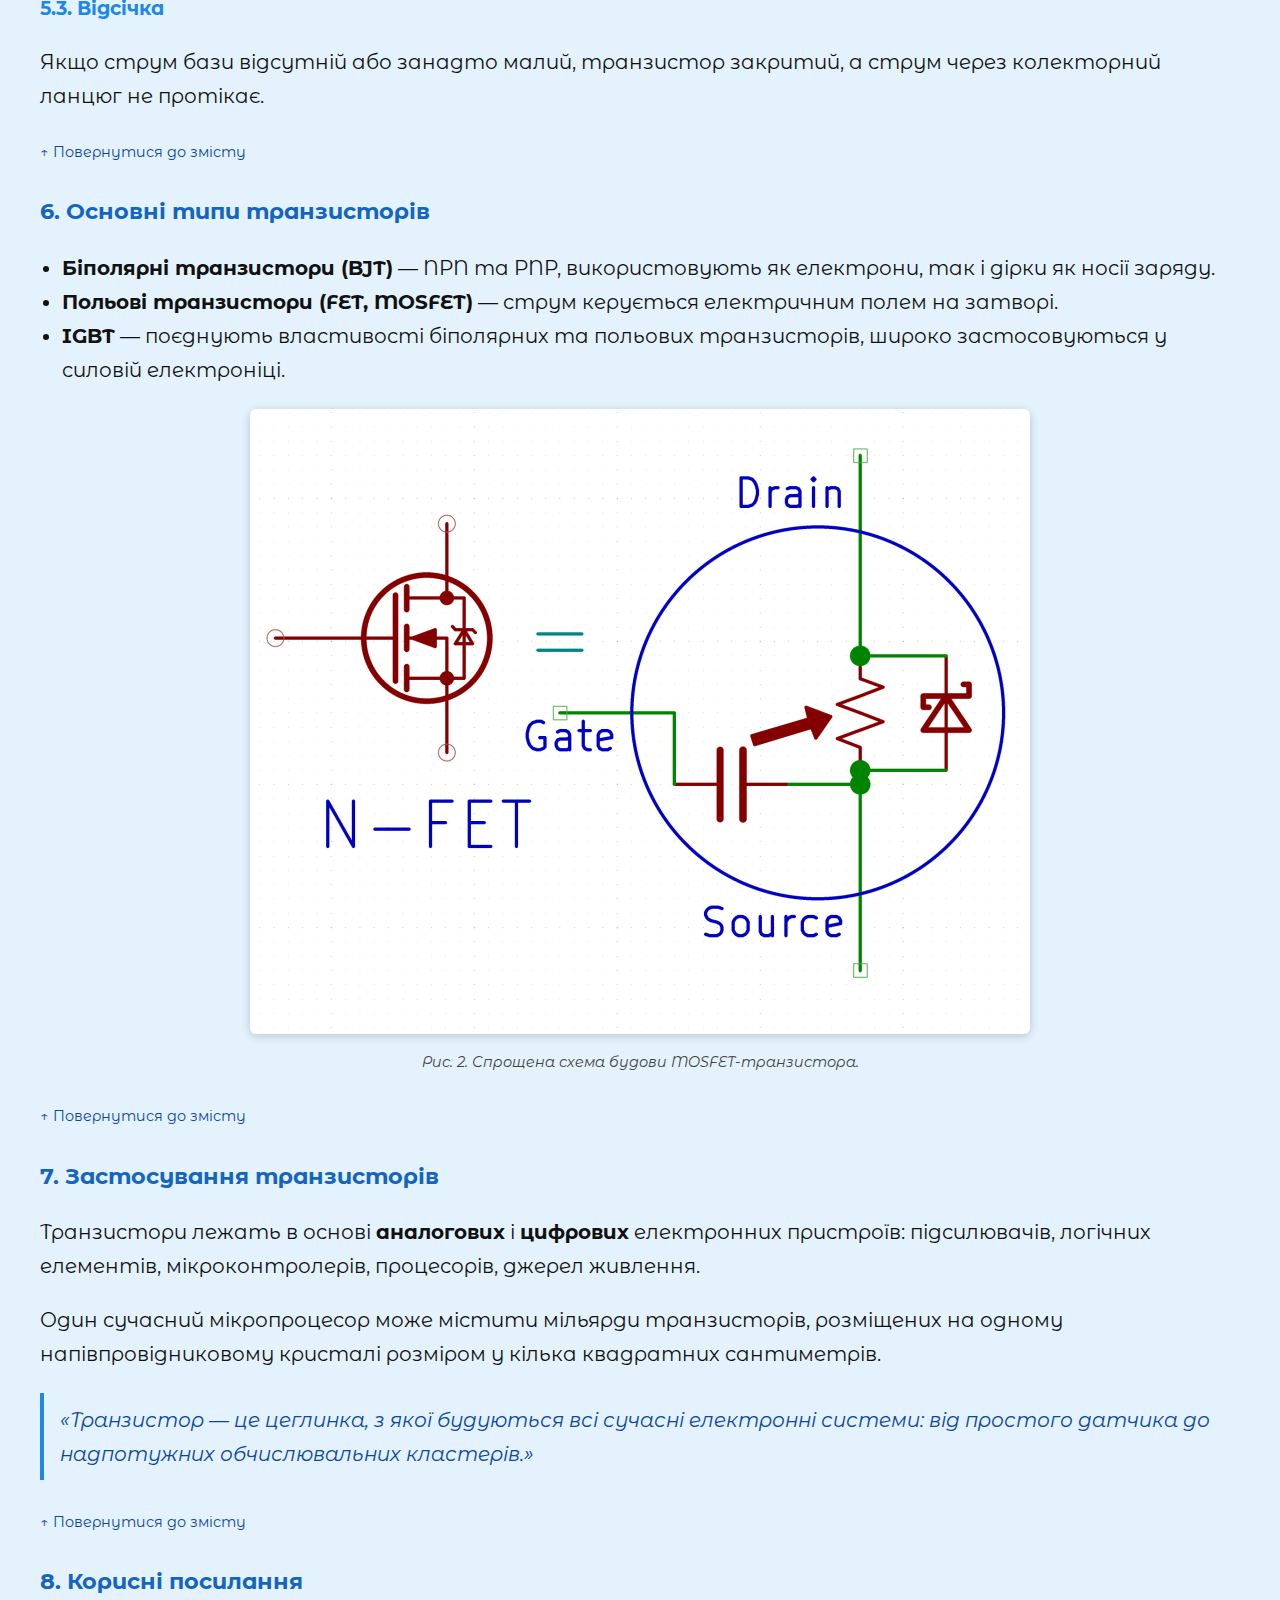
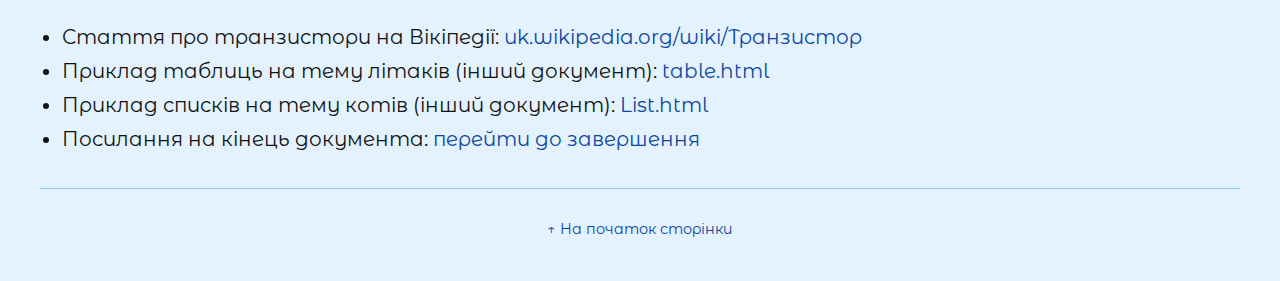
<file: 7/text.html>
<!DOCTYPE html>
<html lang="uk">

<head>
  <meta charset="UTF-8">
  <title>Транзистор та його принцип роботи</title>
  <link rel="stylesheet" href="text.css">
</head>

<body>

  <h1 id="top">Транзистор та його принцип роботи</h1>
  <p class="author">Яковенко Михайло</p>

  <nav class="toc">
    <h2>Зміст</h2>
    <ul>
      <li><a href="#intro">1. Що таке транзистор</a></li>
      <li><a href="#history">2. Коротка історія</a></li>
      <li><a href="#structure">3. Будова транзистора</a></li>
      <li><a href="#principle">4. Принцип роботи</a></li>
      <li><a href="#modes">5. Режими роботи транзистора</a></li>
      <li><a href="#types">6. Основні типи транзисторів</a></li>
      <li><a href="#usage">7. Застосування транзисторів</a></li>
      <li><a href="#links">8. Корисні посилання</a></li>
    </ul>
  </nav>

  <section id="intro">
    <h2>1. Що таке транзистор</h2>
    <p>
      <b>Транзистор</b> — це напівпровідниковий прилад, призначений для <strong>підсилення</strong>
      та <em>керування</em> електричними сигналами.
    </p>
    <p>
      Простіше кажучи, транзистор працює як <mark>керований електронний ключ</mark> або регульований клапан
      для струму: маленький вхідний сигнал на одному електроді дозволяє керувати значно більшим струмом між двома іншими
      електродами.
    </p>

    <div class="image">
      <img src="img/tipy1.jpg" alt="Різні типи транзисторів">
      <p class="caption">
        Різні типи дискретних транзисторів у корпусах для монтажу на плату.
      </p>
    </div>

    <p class="back"><a href="#top">↑ Повернутися до змісту</a></p>
  </section>

  <section id="history">
    <h2>2. Коротка історія</h2>
    <p>
      Перший працездатний транзистор було створено в 1947 році в лабораторіях Bell Labs
      як заміну громіздким та ненадійним вакуумним лампам.
    </p>
    <p>
      Відтоді мікроелектроніка пройшла шлях від окремих транзисторів до <strong>інтегральних схем</strong>,
      де на одному кристалі можуть розміщуватися мільярди таких елементів.
    </p>

    <blockquote>
      «Сучасний процесор містить стільки транзисторів, що порахувати їх вручну практично неможливо.»
    </blockquote>

    <p class="back"><a href="#top">↑ Повернутися до змісту</a></p>
  </section>

  <section id="structure">
    <h2>3. Будова транзистора</h2>
    <p>
      У найпростішому випадку <strong>біполярний транзистор</strong> складається з трьох
      напівпровідникових областей з різною провідністю: <b>емітера</b>, <b>бази</b> та <b>колектора</b>.
    </p>
    <p>
      Ці області утворюють дві p-n-перехідні, які розташовані дуже близько одна до одної,
      що дозволяє керувати рухом носіїв заряду через тонку базу.
    </p>

    <figure>
      <img src="img/2r.jpg" alt="Схематичне позначення та структура NPN транзистора">
      <figcaption>Рис. 1. Схематичне позначення та спрощена структура NPN-транзистора.</figcaption>
    </figure>

    <p>
      У випадку <em>польового транзистора</em> основними електродами є <b>витік</b>, <b>стік</b> та <b>затвор</b>,
      а струм керується електричним полем, прикладеним до затвора.
    </p>

    <p class="back"><a href="#top">↑ Повернутися до змісту</a></p>
  </section>

  <section id="principle">
    <h2>4. Принцип роботи транзистора</h2>
    <p>
      Розглянемо роботу NPN-транзистора в режимі підсилення. Між колектором і емітером прикладають
      <b>основну напругу живлення</b>, а в базу подають невеликий вхідний струм.
    </p>
    <p>
      Зміна струму бази викликає пропорційну зміну значно більшого струму колектора,
      завдяки чому транзистор працює як <strong>підсилювач струму</strong>.
    </p>

    <div class="image">
      <a href="https://uk.wikipedia.org/wiki/%D0%A2%D1%80%D0%B0%D0%BD%D0%B7%D0%B8%D1%81%D1%82%D0%BE%D1%80"
        target="_blank">
        <img src="img/3e.png" alt="Підсилювальний каскад на транзисторі">
      </a>
      <p class="caption">
        Приклад схеми з NPN-транзистором у загальній емітерній конфігурації (натисніть на зображення для відкриття
        статті).
      </p>
    </div>

    <p>
      У цифрових схемах транзистор часто працює в <mark>ключовому режимі</mark>: або повністю відкритий
      (струм тече майже вільно), або повністю закритий (струм практично відсутній).
    </p>

    <p class="back"><a href="#top">↑ Повернутися до змісту</a></p>
  </section>

  <section id="modes">
    <h2>5. Режими роботи транзистора</h2>
    <h3>5.1. Активний режим</h3>
    <p>
      У цьому режимі транзистор використовується як <strong>лінійний підсилювач</strong>, коли невеликі зміни вхідного
      сигналу
      призводять до пропорційних змін вихідного сигналу.
    </p>

    <h3>5.2. Насичення</h3>
    <p>
      Коли обидва p-n-переходи відкриті, транзистор знаходиться в стані насичення та поводиться як
      замкнений ключ з мінімальним опором між колектором і емітером.
    </p>

    <h3>5.3. Відсічка</h3>
    <p>
      Якщо струм бази відсутній або занадто малий, транзистор закритий, а струм через колекторний ланцюг не протікає.
    </p>

    <p class="back"><a href="#top">↑ Повернутися до змісту</a></p>
  </section>

  <section id="types">
    <h2>6. Основні типи транзисторів</h2>
    <ul>
      <li><strong>Біполярні транзистори (BJT)</strong> — NPN та PNP, використовують як електрони, так і дірки як носії
        заряду.</li>
      <li><strong>Польові транзистори (FET, MOSFET)</strong> — струм керується електричним полем на затворі.</li>
      <li><strong>IGBT</strong> — поєднують властивості біполярних та польових транзисторів, широко застосовуються у
        силовій електроніці.</li>
    </ul>

    <figure>
      <img src="img/4e.png" alt="Схема будови MOSFET">
      <figcaption>Рис. 2. Спрощена схема будови MOSFET-транзистора.</figcaption>
    </figure>

    <p class="back"><a href="#top">↑ Повернутися до змісту</a></p>
  </section>

  <section id="usage">
    <h2>7. Застосування транзисторів</h2>
    <p>
      Транзистори лежать в основі <b>аналогових</b> і <b>цифрових</b> електронних пристроїв:
      підсилювачів, логічних елементів, мікроконтролерів, процесорів, джерел живлення.
    </p>
    <p>
      Один сучасний мікропроцесор може містити мільярди транзисторів, розміщених на одному
      напівпровідниковому кристалі розміром у кілька квадратних сантиметрів.
    </p>

    <blockquote>
      «Транзистор — це цеглинка, з якої будуються всі сучасні електронні системи:
      від простого датчика до надпотужних обчислювальних кластерів.»
    </blockquote>

    <p class="back"><a href="#top">↑ Повернутися до змісту</a></p>
  </section>

  <section id="links">
    <h2>8. Корисні посилання</h2>
    <ul>
      <li>
        Стаття про транзистори на Вікіпедії:
        <a href="https://uk.wikipedia.org/wiki/%D0%A2%D1%80%D0%B0%D0%BD%D0%B7%D0%B8%D1%81%D1%82%D0%BE%D1%80"
          target="_blank">
          uk.wikipedia.org/wiki/Транзистор
        </a>
      </li>
      <li>
        Приклад таблиць на тему літаків (інший документ):
        <a href="table.html" target="_blank">table.html</a>
      </li>
      <li>
        Приклад списків на тему котів (інший документ):
        <a href="List.html" target="_blank">List.html</a>
      </li>
      <li>
        Посилання на кінець документа: <a href="#footer">перейти до завершення</a>
      </li>
    </ul>
  </section>

  <footer id="footer">
    <p><a href="#top">↑ На початок сторінки</a></p>
  </footer>

</body>

</html>
</file>
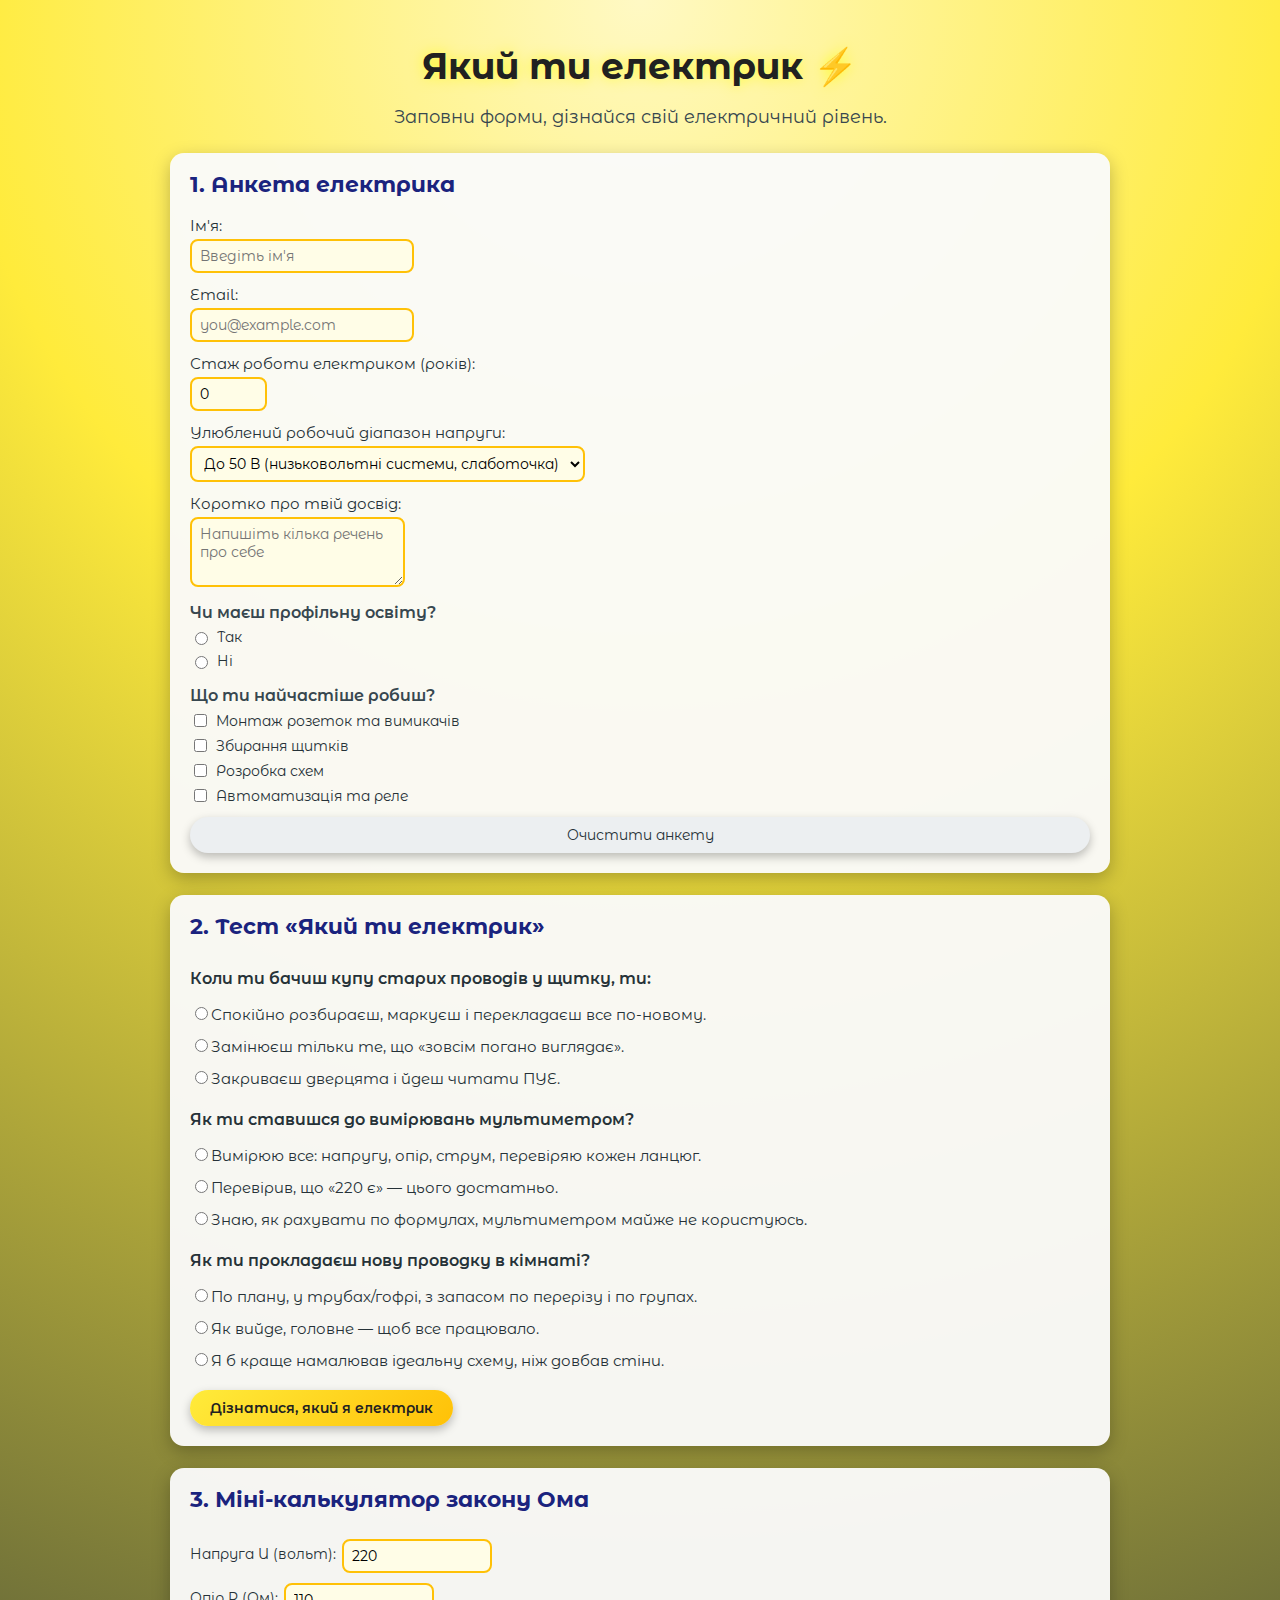
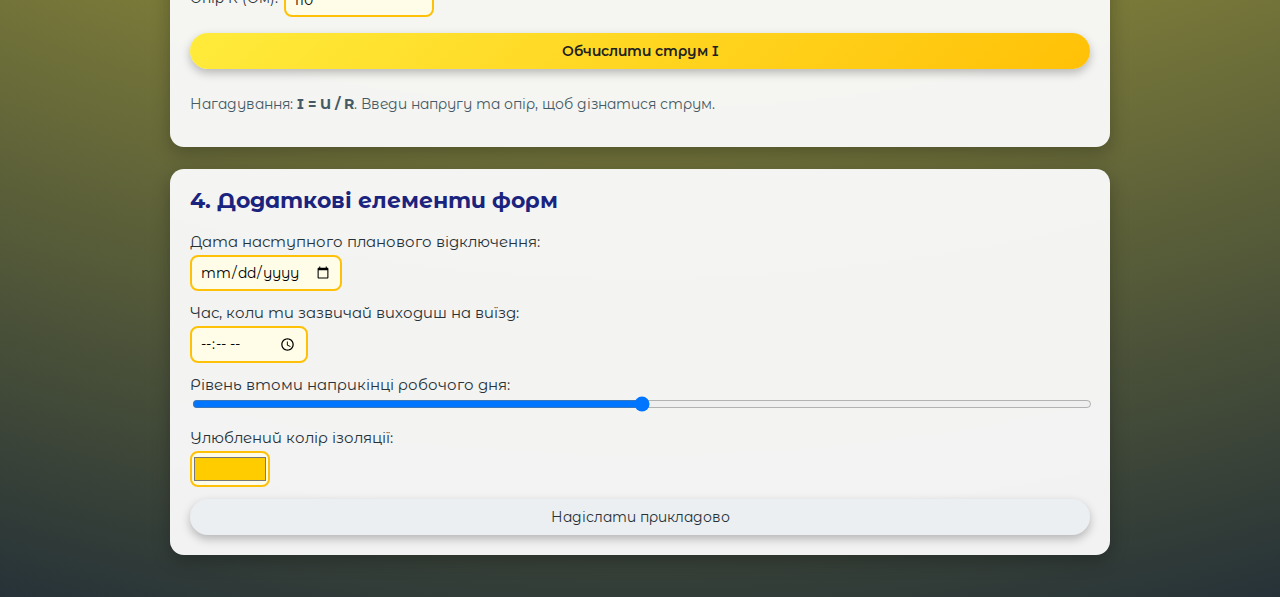
<file: 9/forms.html>
<!DOCTYPE html>
<html lang="uk">

<head>
    <meta charset="UTF-8">
    <title>Який ти електрик</title>
    <link rel="stylesheet" href="forms.css">
</head>

<body>

    <h1 class="electric-title">Який ти електрик ⚡</h1>
    <p class="electric-subtitle">
        Заповни форми, дізнайся свій електричний рівень.
    </p>

    <section class="form-card">
        <h2>1. Анкета електрика</h2>
        <form>
            <label>
                Ім'я:
                <input type="text" name="name" placeholder="Введіть ім'я">
            </label>

            <label>
                Email:
                <input type="email" name="email" placeholder="you@example.com">
            </label>

            <label>
                Стаж роботи електриком (років):
                <input type="number" name="experience" min="0" max="50" value="0">
            </label>

            <label>
                Улюблений робочий діапазон напруги:
                <select name="voltage">
                    <option value="low">До 50 В (низьковольтні системи, слаботочка)</option>
                    <option value="220">~220 В (побутова мережа)</option>
                    <option value="380">380 В (промислові трифазні мережі)</option>
                    <option value="high">Висока напруга (кабелі, підстанції)</option>
                </select>
            </label>

            <label>
                Коротко про твій досвід:
                <textarea name="about" rows="3" placeholder="Напишіть кілька речень про себе"></textarea>
            </label>

            <div class="inline-group">
                <span>Чи маєш профільну освіту?</span>
                <label><input type="radio" name="education" value="yes"> Так</label>
                <label><input type="radio" name="education" value="no"> Ні</label>
            </div>

            <div class="inline-group">
                <span>Що ти найчастіше робиш?</span>
                <label><input type="checkbox" name="tasks" value="sockets"> Монтаж розеток та вимикачів</label>
                <label><input type="checkbox" name="tasks" value="shield"> Збирання щитків</label>
                <label><input type="checkbox" name="tasks" value="schemes"> Розробка схем</label>
                <label><input type="checkbox" name="tasks" value="automation"> Автоматизація та реле</label>
            </div>

            <button type="reset" class="electric-btn secondary">Очистити анкету</button>
        </form>
    </section>

    <section class="form-card">
        <h2>2. Тест «Який ти електрик»</h2>
        <form id="quiz-form">
            <p class="question-title">Коли ти бачиш купу старих проводів у щитку, ти:</p>
            <label><input type="radio" name="q1" value="practic">Спокійно розбираєш, маркуєш і перекладаєш все
                по-новому.</label>
            <label><input type="radio" name="q1" value="home">Замінюєш тільки те, що «зовсім погано виглядає».</label>
            <label><input type="radio" name="q1" value="theory">Закриваєш дверцята і йдеш читати ПУЕ.</label>

            <p class="question-title">Як ти ставишся до вимірювань мультиметром?</p>
            <label><input type="radio" name="q2" value="practic">Вимірюю все: напругу, опір, струм, перевіряю кожен
                ланцюг.</label>
            <label><input type="radio" name="q2" value="home">Перевірив, що «220 є» — цього достатньо.</label>
            <label><input type="radio" name="q2" value="theory">Знаю, як рахувати по формулах, мультиметром майже не
                користуюсь.</label>

            <p class="question-title">Як ти прокладаєш нову проводку в кімнаті?</p>
            <label><input type="radio" name="q3" value="practic">По плану, у трубах/гофрі, з запасом по перерізу і по
                групах.</label>
            <label><input type="radio" name="q3" value="home">Як вийде, головне — щоб все працювало.</label>
            <label><input type="radio" name="q3" value="theory">Я б краще намалював ідеальну схему, ніж довбав
                стіни.</label>

            <div class="quiz-actions">
                <button type="button" class="electric-btn primary" onclick="calculateElectricType()">
                    Дізнатися, який я електрик
                </button>
                <span id="quiz-result" class="electric-result"></span>
            </div>
        </form>
    </section>

    <section class="form-card">
        <h2>3. Міні‑калькулятор закону Ома</h2>
        <form id="ohm-form">
            <div class="inline-group">
                <label>
                    Напруга U (вольт):
                    <input type="number" id="voltage" class="ohm-input" min="0" step="0.1" value="220">
                </label>
                <label>
                    Опір R (Ом):
                    <input type="number" id="resistance" class="ohm-input" min="0.1" step="0.1" value="110">
                </label>
            </div>

            <div class="inline-group">
                <button type="button" class="electric-btn primary" onclick="calcCurrent()">
                    Обчислити струм I
                </button>
                <span id="ohm-result" class="electric-result"></span>
            </div>

            <p class="ohm-hint">
                Нагадування: <strong>I = U / R</strong>. Введи напругу та опір, щоб дізнатися струм.
            </p>
        </form>
    </section>

    <section class="form-card">
        <h2>4. Додаткові елементи форм</h2>
        <form>
            <label>
                Дата наступного планового відключення:
                <input type="date" name="cutoff">
            </label>

            <label>
                Час, коли ти зазвичай виходиш на виїзд:
                <input type="time" name="start-time">
            </label>

            <label>
                Рівень втоми наприкінці робочого дня:
                <input type="range" name="tired" min="0" max="10" value="5">
            </label>

            <label>
                Улюблений колір ізоляції:
                <input type="color" name="insulation-color" value="#ffcc00">
            </label>

            <button type="submit" class="electric-btn secondary">Надіслати прикладово</button>
        </form>
    </section>

    <script>
        function calculateElectricType() {
            const form = document.getElementById('quiz-form');
            const answers = ['q1', 'q2', 'q3'].map(name => {
                const checked = form.querySelector('input[name="' + name + '"]:checked');
                return checked ? checked.value : null;
            });

            if (answers.includes(null)) {
                document.getElementById('quiz-result').textContent = 'Будь ласка, відповідай на всі запитання.';
                return;
            }

            const score = { practic: 0, home: 0, theory: 0 };
            answers.forEach(v => score[v]++);

            let typeText = '';

            if (score.practic >= 2) {
                typeText = 'Ти Профі‑електрик: любиш порядок у щитку, вимірювання і правильні схеми.';
            } else if (score.home >= 2) {
                typeText = 'Ти Домашній майстер: все працює, але ПУЕ читаєш лише за потреби.';
            } else {
                typeText = 'Ти Теоретик: добре розбираєшся в формулах та схемах, але практики хочеться більше.';
            }

            document.getElementById('quiz-result').textContent = typeText;
        }

        function calcCurrent() {
            const u = parseFloat(document.getElementById('voltage').value);
            const r = parseFloat(document.getElementById('resistance').value);
            const output = document.getElementById('ohm-result');

            if (isNaN(u) || isNaN(r) || r <= 0) {
                output.textContent = 'Введіть коректні значення U і R (R > 0).';
                return;
            }

            const i = u / r;
            output.textContent = 'Струм I ≈ ' + i.toFixed(2) + ' A';
        }
    </script>

</body>

</html>
</file>
<file: 11/styles.css>
body {
    font-family: Arial, sans-serif;
    background-color: #f0f0f0;
}

.block {
    border: 2px solid #333;
    background-color: #ffffff;
    text-align: center;
    padding: 20px;
    margin: 20px auto;
    width: 320px;
}

.block p {
    margin-bottom: 10px;
}

.block img {
    max-width: 100%;
    height: auto;
    display: block;
    margin: 0 auto;
}

.outer-1 {
    background-color: #e0f7fa;
}

.outer-2 {
    background-color: #e8f5e9;
}

.outer-3 {
    background-color: #fff3e0;
}

.inner-1 {
    background-color: #b2ebf2;
}

.inner-2 {
    background-color: #80deea;
}

.inner-3 {
    background-color: #c8e6c9;
}

.inner-4 {
    background-color: #a5d6a7;
}
</file>
<file: 16/style.css>
@import url('https://fonts.googleapis.com/css2?family=Comfortaa:wght@300;700&family=Montserrat+Alternates:wght@400;600&display=swap');

:root {
    --primary-color: #ff6b6b;
    --secondary-color: #54a0ff;
    --bg-gradient: radial-gradient(circle at top, #fff9c4 0, #ffeb3b 30%, #ff9f43 100%);
    --card-bg: rgba(255, 255, 255, 0.95);
    --text-color: #2f3542;
    --input-bg: #fffde7;
    --input-border: #ffc107;
}

body {
    margin: 0;
    padding: 20px;
    font-family: 'Montserrat Alternates', sans-serif;
    background: var(--bg-gradient);
    background-attachment: fixed;
    color: var(--text-color);
    line-height: 1.6;
}

h1,
h2,
h3 {
    font-family: 'Comfortaa', cursive;
    text-align: center;
    color: #d35400;
}

nav {
    text-align: center;
    margin-bottom: 30px;
    background: #fff;
    padding: 15px;
    border-radius: 50px;
    box-shadow: 0 4px 15px rgba(0, 0, 0, 0.1);
    max-width: 500px;
    margin-left: auto;
    margin-right: auto;
}

nav a {
    text-decoration: none;
    color: var(--text-color);
    font-weight: bold;
    font-size: 1.1rem;
    margin: 0 10px;
    transition: color 0.3s;
}

nav a:hover,
nav a.active {
    color: var(--primary-color);
    border-bottom: 2px solid var(--primary-color);
}

.container {
    max-width: 800px;
    margin: 0 auto;
}

.card {
    background: var(--card-bg);
    padding: 30px;
    border-radius: 20px;
    box-shadow: 0 10px 25px rgba(0, 0, 0, 0.1);
    margin-bottom: 30px;
}

/* Стилі для Головної та Галереї */
.profile-img {
    display: block;
    margin: 0 auto 20px;
    width: 200px;
    height: 200px;
    object-fit: cover;
    border-radius: 50%;
    border: 5px solid var(--secondary-color);
    box-shadow: 0 5px 15px rgba(0, 0, 0, 0.2);
}

.gallery-grid {
    display: grid;
    grid-template-columns: repeat(auto-fit, minmax(200px, 1fr));
    gap: 15px;
}

.gallery-item img {
    width: 100%;
    height: 200px;
    object-fit: cover;
    border-radius: 10px;
    transition: transform 0.3s ease;
    cursor: pointer;
}

.gallery-item img:hover {
    transform: scale(1.05);
    box-shadow: 0 5px 15px rgba(0, 0, 0, 0.3);
}

/* Стилі для Форм (взяті з 9/forms.css) */
form {
    display: flex;
    flex-direction: column;
    gap: 15px;
    max-width: 600px;
    margin: 0 auto;
}

label {
    display: block;
    font-weight: 600;
    margin-bottom: 5px;
}

input[type="text"],
input[type="email"],
input[type="number"],
textarea,
select {
    width: 100%;
    padding: 10px;
    border: 2px solid var(--input-border);
    border-radius: 10px;
    background-color: var(--input-bg);
    font-family: inherit;
    box-sizing: border-box;
}

.inline-group {
    background: #fff;
    padding: 10px;
    border-radius: 10px;
    border: 1px dashed var(--input-border);
}

.inline-group span {
    display: block;
    margin-bottom: 8px;
    font-weight: bold;
    color: #d35400;
}

.cat-btn {
    border: none;
    border-radius: 50px;
    padding: 12px 25px;
    font-family: inherit;
    font-size: 16px;
    cursor: pointer;
    transition: all 0.25s ease;
    box-shadow: 0 4px 10px rgba(0, 0, 0, 0.2);
    background: linear-gradient(135deg, #ff6b6b, #ff9f43);
    color: white;
    font-weight: bold;
    margin-top: 10px;
    align-self: center;
}

.cat-btn:hover {
    transform: translateY(-2px);
    box-shadow: 0 6px 15px rgba(0, 0, 0, 0.3);
}

footer {
    text-align: center;
    margin-top: 40px;
    font-size: 0.9rem;
    color: #555;
}
</file>
<file: 12/text.css>
@import url('https://fonts.googleapis.com/css2?family=Montserrat+Alternates:wght@300;500;700&display=swap');

body {
  margin: 40px;
  background-color: #e3f2fd;
  color: #111;
  line-height: 1.7;
  font-size: 20px;
  font-family: "Montserrat Alternates", sans-serif;
  text-align: left;
  transition: color 0.5s ease, background 0.5s ease;
}

h1 {
  color: #0d47a1;
  font-size: 2.1rem;
  margin-bottom: 0.2rem;
  text-align: center;
}

h2 {
  color: #1565c0;
  font-size: 1.4rem;
  margin-top: 1.6rem;
  margin-bottom: 0.6rem;
  text-align: left;
}

h3 {
  color: #1e88e5;
  font-size: 1.2rem;
  margin-top: 1rem;
  margin-bottom: 0.4rem;
}

.author {
  color: #333;
  font-style: italic;
  margin-bottom: 1.4rem;
  text-align: center;
}

.toc {
  background: #bbdefb;
  border-left: 4px solid #1565c0;
  padding: 0.8rem 1rem;
  margin-bottom: 1.6rem;
}

.toc h2 {
  margin-top: 0;
  text-align: left;
}

.toc ul {
  margin: 0.6rem 0 0;
  padding-left: 1.4rem;
}

.toc li {
  margin-bottom: 0.2rem;
}

.image {
  text-align: center;
  margin: 1.2rem auto 1.8rem;
}

.image img {
  max-width: 100%;
  height: auto;
  border-radius: 6px;
  box-shadow: 0 2px 10px rgba(0, 0, 0, 0.2);
}

.image .caption {
  max-width: 720px;
  margin: 10px auto 0;
  font-size: 0.9rem;
  color: #555;
  line-height: 1.4;
  text-align: center;
  word-wrap: break-word;
}

figure {
  margin: 1.4rem auto;
  text-align: center;
}

figure img {
  max-width: 100%;
  height: auto;
  border-radius: 6px;
  box-shadow: 0 2px 10px rgba(0, 0, 0, 0.18);
}

figcaption {
  margin-top: 0.4rem;
  font-size: 0.9rem;
  color: #444;
  font-style: italic;
}

a {
  color: #0d47a1;
  text-decoration: none;
}

a:hover {
  text-decoration: underline;
}

mark {
  background-color: #fff59d;
  padding: 0 0.15em;
}

b,
strong {
  font-weight: 700;
}

blockquote {
  border-left: 4px solid #1e88e5;
  margin: 1.4rem 0;
  padding: 0.6rem 1rem;
  color: #0d47a1;
  background: #e3f2fd;
  font-style: italic;
}

ul {
  padding-left: 1.4rem;
}

.back {
  margin-top: 0.6rem;
}

.back a {
  font-size: 0.9rem;
}

footer {
  margin-top: 2rem;
  font-size: 0.9rem;
  color: #555;
  border-top: 1px solid #90caf9;
  padding-top: 0.8rem;
  text-align: center;
}

.btn-row {
  display: flex;
  flex-wrap: wrap;
  gap: 12px;
  align-items: center;
  justify-content: center;
  margin: 20px 0 30px;
}

.primary-btn {
  display: inline-block;
  background: linear-gradient(135deg, #4facfe, #00f2fe);
  color: #0b2239;
  font-weight: 700;
  text-decoration: none;
  padding: 12px 22px;
  border-radius: 12px;
  box-shadow: 0 6px 14px rgba(0, 0, 0, 0.15);
  transition: transform .15s ease, box-shadow .2s ease, filter .2s ease;
}

.primary-btn:hover {
  transform: translateY(-1px);
  box-shadow: 0 10px 20px rgba(0, 0, 0, 0.2);
  filter: saturate(1.1);
}

.generator-btn {
  display: inline-block;
  color: #0d47a1;
  background-color: #e1f5fe;
  border-radius: 8px;
  padding: 10px 20px;
  text-decoration: none;
  font-weight: 500;
  cursor: pointer;
  transition: background-color 0.3s, color 0.3s;
}

.generator-btn:hover {
  background-color: #b3e5fc;
  color: #003c8f;
}

.mint-btn {
  display: inline-block;
  background-color: #3eb489;
  color: black;
  font-weight: bold;
  text-decoration: none;
  padding: 12px 30px;
  border-radius: 40px;
  text-align: center;
  transition: all 0.3s ease;
  margin: 10px auto;
  width: fit-content;
}

.mint-btn:hover {
  background-color: #7ee2c3;
  box-shadow: 0 0 15px #7ee2c3;
}

.inside-btn {
  display: inline-block;
  background-color: #263238;
  color: #c8ff00;
  font-weight: bold;
  text-transform: uppercase;
  letter-spacing: 1px;
  text-decoration: none;
  padding: 14px 28px;
  border-radius: 50px;
  box-shadow: 0 0 18px rgba(0, 0, 0, 0.4);
  transition: all 0.3s ease;
  border: none;
  cursor: pointer;
}

.inside-btn:hover {
  background-color: #37474f;
  box-shadow: 0 0 26px rgba(0, 0, 0, 0.7);
  color: #e6ff4f;
}

body.transistor-active {
  background:
    radial-gradient(circle at 10% 20%, rgba(200, 255, 0, 0.18) 0, transparent 55%),
    radial-gradient(circle at 80% 30%, rgba(0, 255, 200, 0.18) 0, transparent 55%),
    radial-gradient(circle at 30% 80%, rgba(0, 255, 120, 0.18) 0, transparent 55%),
    #101820;
  color: #e8ffea;
}

body.transistor-active h1,
body.transistor-active h2,
body.transistor-active h3,
body.transistor-active p,
body.transistor-active .author,
body.transistor-active a,
body.transistor-active .caption {
  color: #e8ffea;
}

body.transistor-active
</file>
<file: 5/list.css>
@import url('https://fonts.googleapis.com/css2?family=Comforter&family=Monomakh&family=Rubik+Scribble&display=swap');

body {
  background: linear-gradient(135deg, #ffecd2 0%, #fcb69f 100%);
  font-family: 'Segoe UI', Tahoma, Geneva, Verdana, sans-serif;
  padding: 20px;
  max-width: 900px;
  margin: 0 auto;
}

p {
  font-size: 50px;
  font-family: "Comforter", cursive;
  font-weight: 400;
  font-style: normal;
  text-align: center;
  color: #ff6b35;
  text-shadow: 2px 2px 4px rgba(0, 0, 0, 0.2);
}

h2 {
  color: #d35400;
  font-size: 22px;
  margin-top: 30px;
  margin-bottom: 10px;
  border-bottom: 2px solid #ff6b35;
  padding-bottom: 5px;
}

ul,
ol {
  font-size: 18px;
  color: #2c3e50;
  line-height: 1.8;
}


.l1 li::marker {
  color: rgb(222, 95, 53);
  font-size: 1.5em;
}


.l2 li {
  padding-left: 10px;
  color: #34495e;
}


@counter-style cat-markers {
  system: fixed;
  symbols: 🐱 🐈 😺 😸 😻 😽 🙀 😿 😹 😾;
  suffix: " ";
}

ul.l3 {
  list-style: cat-markers;
  color: #e67e22;
  font-weight: 500;
}


dl {
  background-color: rgba(255, 255, 255, 0.7);
  padding: 20px;
  border-radius: 10px;
  box-shadow: 0 2px 10px rgba(0, 0, 0, 0.1);
}

dt {
  font-weight: bold;
  color: #c0392b;
  font-size: 20px;
  margin-top: 15px;
  margin-bottom: 5px;
}

dt::before {
  content: "🐾 ";
}

dd {
  margin-left: 30px;
  margin-bottom: 10px;
  color: #34495e;
  line-height: 1.6;
}


ul ul,
ol ol {
  margin-top: 10px;
  margin-bottom: 10px;
}

ul li,
ol li {
  margin-bottom: 8px;
}
</file>
<file: 6/table.css>
body{
    background-color: #f15e96;
} 
p{
    font-size: 30px;
    background-color: cornflowerblue;
    color: darkgreen;
    font-family: "Comforter", cursive;
    text-align: center;
}
table{
    font-size: 24px;
    border: 5px solid darkgreen;
}
th, td{
    border: 2px solid darkgreen;
    width: 25%;
    height: 1.5cm;
    text-align: center;
}
tr:hover{
    background-color: rosybrown;
}
td:hover{
    background-image: url(https://i.pinimg.com/originals/a9/02/66/a90266baf419898aef0855082c0d653f.gif);
    font-weight: bold;
    color: red;
}
tr:nth-child(even){
    background-color: #b2cbf1;
}
tr:nth-child(odd){
    background-color: #c4f7d5;
}
.p1{
    color: #E0FFFF;
}
.p2{
    color: #0F52BA;
}
.p3{
    color: #E0115F;
}
.p4{
    color: #50C878;
}
.p5{
    color: #9966CC;
}
</file>
<file: 7/text.css>
@import url('https://fonts.googleapis.com/css2?family=Montserrat+Alternates:wght@300;500;700&display=swap');

body {
  margin: 40px;
  background-color: #e3f2fd;
  color: #111;
  line-height: 1.7;
  font-size: 20px;
  font-family: "Montserrat Alternates", sans-serif;
  text-align: left;
}

h1 {
  color: #0d47a1;
  font-size: 2.1rem;
  margin-bottom: 0.2rem;
  text-align: center;
}

h2 {
  color: #1565c0;
  font-size: 1.4rem;
  margin-top: 1.6rem;
  margin-bottom: 0.6rem;
}

h3 {
  color: #1e88e5;
  font-size: 1.2rem;
  margin-top: 1rem;
  margin-bottom: 0.4rem;
}

.author {
  color: #333;
  font-style: italic;
  margin-bottom: 1.4rem;
  text-align: center;
}

.toc {
  background: #bbdefb;
  border-left: 4px solid #1565c0;
  padding: 0.8rem 1rem;
  margin-bottom: 1.6rem;
}

.toc ul {
  margin: 0.6rem 0 0;
  padding-left: 1.4rem;
}

.toc li {
  margin-bottom: 0.2rem;
}

.image {
  text-align: center;
  margin: 1.2rem auto 1.8rem;
}

.image img {
  max-width: 100%;
  height: auto;
  border-radius: 6px;
  box-shadow: 0 2px 10px rgba(0, 0, 0, 0.2);
}

.image .caption {
  max-width: 720px;
  margin: 10px auto 0;
  font-size: 0.9rem;
  color: #555;
  line-height: 1.4;
  text-align: center;
  word-wrap: break-word;
}

figure {
  margin: 1.4rem auto;
  text-align: center;
}

figure img {
  max-width: 100%;
  height: auto;
  border-radius: 6px;
  box-shadow: 0 2px 10px rgba(0, 0, 0, 0.18);
}

figcaption {
  margin-top: 0.4rem;
  font-size: 0.9rem;
  color: #444;
  font-style: italic;
}

a {
  color: #0d47a1;
  text-decoration: none;
}

a:hover {
  text-decoration: underline;
}

mark {
  background-color: #fff59d;
  padding: 0 0.15em;
}

b,
strong {
  font-weight: 700;
}

blockquote {
  border-left: 4px solid #1e88e5;
  margin: 1.4rem 0;
  padding: 0.6rem 1rem;
  color: #0d47a1;
  background: #e3f2fd;
  font-style: italic;
}

ul {
  padding-left: 1.4rem;
}

.back {
  margin-top: 0.6rem;
}

.back a {
  font-size: 0.9rem;
}

footer {
  margin-top: 2rem;
  font-size: 0.9rem;
  color: #555;
  border-top: 1px solid #90caf9;
  padding-top: 0.8rem;
  text-align: center;
}

@media (max-width: 600px) {
  body {
    margin: 16px;
    font-size: 16px;
  }

  h1 {
    font-size: 1.6rem;
  }

  h2 {
    font-size: 1.2rem;
  }
}
</file>
<file: 9/forms.css>
@import url('https://fonts.googleapis.com/css2?family=Montserrat+Alternates:wght@300;500;700&display=swap');

body {
    background: radial-gradient(circle at top, #fff9c4 0, #ffeb3b 30%, #263238 100%);
    font-family: "Montserrat Alternates", sans-serif;
    padding: 20px;
    margin: 0;
    color: #111;
}

.electric-title {
    font-size: 36px;
    text-align: center;
    color: #212121;
    text-shadow: 0 0 14px rgba(255, 255, 0, 0.7);
    margin-bottom: 10px;
}

.electric-subtitle {
    text-align: center;
    font-size: 18px;
    color: #37474f;
    margin-bottom: 25px;
}

.form-card {
    background: rgba(250, 250, 250, 0.96);
    border-radius: 14px;
    padding: 18px 20px 20px;
    margin: 0 auto 22px;
    max-width: 900px;
    box-shadow: 0 6px 18px rgba(0, 0, 0, 0.25);
}

.form-card h2 {
    margin-top: 0;
    font-size: 22px;
    color: #1a237e;
}

form {
    display: flex;
    flex-direction: column;
    gap: 12px;
}

label {
    display: block;
    font-size: 15px;
    color: #263238;
}

input[type="text"],
input[type="email"],
input[type="number"],
input[type="date"],
input[type="time"],
input[type="color"],
textarea,
select {
    display: block;
    margin-top: 4px;
    border: 2px solid #ffc107;
    border-radius: 8px;
    padding: 6px 8px;
    font-family: inherit;
    font-size: 14px;
    background-color: #fffde7;
    box-sizing: border-box;
}

input[type="color"] {
    padding: 0;
    height: 36px;
    width: 80px;
    cursor: pointer;
}

textarea {
    resize: vertical;
    min-height: 70px;
}

input[type="range"] {
    width: 100%;
}

.inline-group {
    display: flex;
    flex-direction: column;
    gap: 6px;
    margin-top: 4px;
}

.inline-group>span {
    font-weight: 600;
    color: #37474f;
}

.inline-group label {
    display: flex;
    align-items: center;
    gap: 6px;
    font-size: 14px;
}

.question-title {
    margin: 10px 0 4px;
    font-weight: 600;
    color: #263238;
}

.electric-btn {
    border: none;
    border-radius: 999px;
    padding: 9px 20px;
    font-family: inherit;
    font-size: 14px;
    cursor: pointer;
    transition: all 0.25s ease;
    box-shadow: 0 4px 10px rgba(0, 0, 0, 0.25);
}

.electric-btn.primary {
    background: linear-gradient(135deg, #ffeb3b, #ffc107);
    color: #212121;
    font-weight: 600;
}

.electric-btn.primary:hover {
    filter: brightness(1.08);
    box-shadow: 0 6px 14px rgba(0, 0, 0, 0.35);
}

.electric-btn.secondary {
    background: #eceff1;
    color: #263238;
}

.electric-btn.secondary:hover {
    background: #cfd8dc;
}

.electric-result {
    margin-left: 10px;
    font-size: 15px;
    font-weight: 600;
    color: #1b5e20;
}

.quiz-actions {
    display: flex;
    flex-wrap: wrap;
    align-items: center;
    gap: 10px;
    margin-top: 8px;
}

.ohm-input {
    max-width: 150px;
}

.ohm-hint {
    font-size: 14px;
    color: #455a64;
    margin-top: 8px;
}

/* Кнопка для режиму «всередині транзистора» */
.inside-btn {
    border: none;
    border-radius: 999px;
    padding: 10px 22px;
    background: #263238;
    color: #c8ff00;
    font-weight: 700;
    text-transform: uppercase;
    letter-spacing: 1px;
    cursor: pointer;
    box-shadow: 0 4px 14px rgba(0, 0, 0, 0.4);
    transition: all 0.3s ease;
}

.inside-btn:hover {
    background: #37474f;
    color: #e6ff4f;
    box-shadow: 0 6px 18px rgba(0, 0, 0, 0.6);
}

/* Режим "всередині транзистора" */
body.transistor-active {
    background:
        radial-gradient(circle at 10% 20%, rgba(200, 255, 0, 0.18) 0, transparent 55%),
        radial-gradient(circle at 80% 30%, rgba(0, 255, 200, 0.18) 0, transparent 55%),
        radial-gradient(circle at 30% 80%, rgba(0, 255, 120, 0.18) 0, transparent 55%),
        #101820;
    color: #e8ffea;
}

body.transistor-active .electric-title,
body.transistor-active .electric-subtitle,
body.transistor-active h2,
body.transistor-active h3,
body.transistor-active p,
body.transistor-active label,
body.transistor-active span,
body.transistor-active a {
    color: #e8ffea;
}

body.transistor-active .form-card {
    background: rgba(12, 22, 30, 0.96);
    box-shadow: 0 8px 22px rgba(0, 0, 0, 0.8);
    border: 1px solid rgba(156, 255, 87, 0.3);
}

body.transistor-active input[type="text"],
body.transistor-active input[type="email"],
body.transistor-active input[type="number"],
body.transistor-active input[type="date"],
body.transistor-active input[type="time"],
body.transistor-active input[type="color"],
body.transistor-active textarea,
body.transistor-active select {
    background-color: #17252f;
    border-color: #9cff57;
    color: #e8ffea;
}

body.transistor-active .electric-result {
    color: #9cff57;
}

body.transistor-active .inside-btn,
body.transistor-active .electric-btn.primary,
body.transistor-active .electric-btn.secondary {
    background-color: #1b5e20;
    color: #e8ffea;
    box-shadow: 0 0 20px rgba(156, 255, 87, 0.7);
}

@media (max-width: 700px) {
    body {
        padding: 14px;
        font-size: 16px;
    }

    .electric-title {
        font-size: 26px;
    }

    .form-card {
        padding: 14px;
    }
}
</file>
